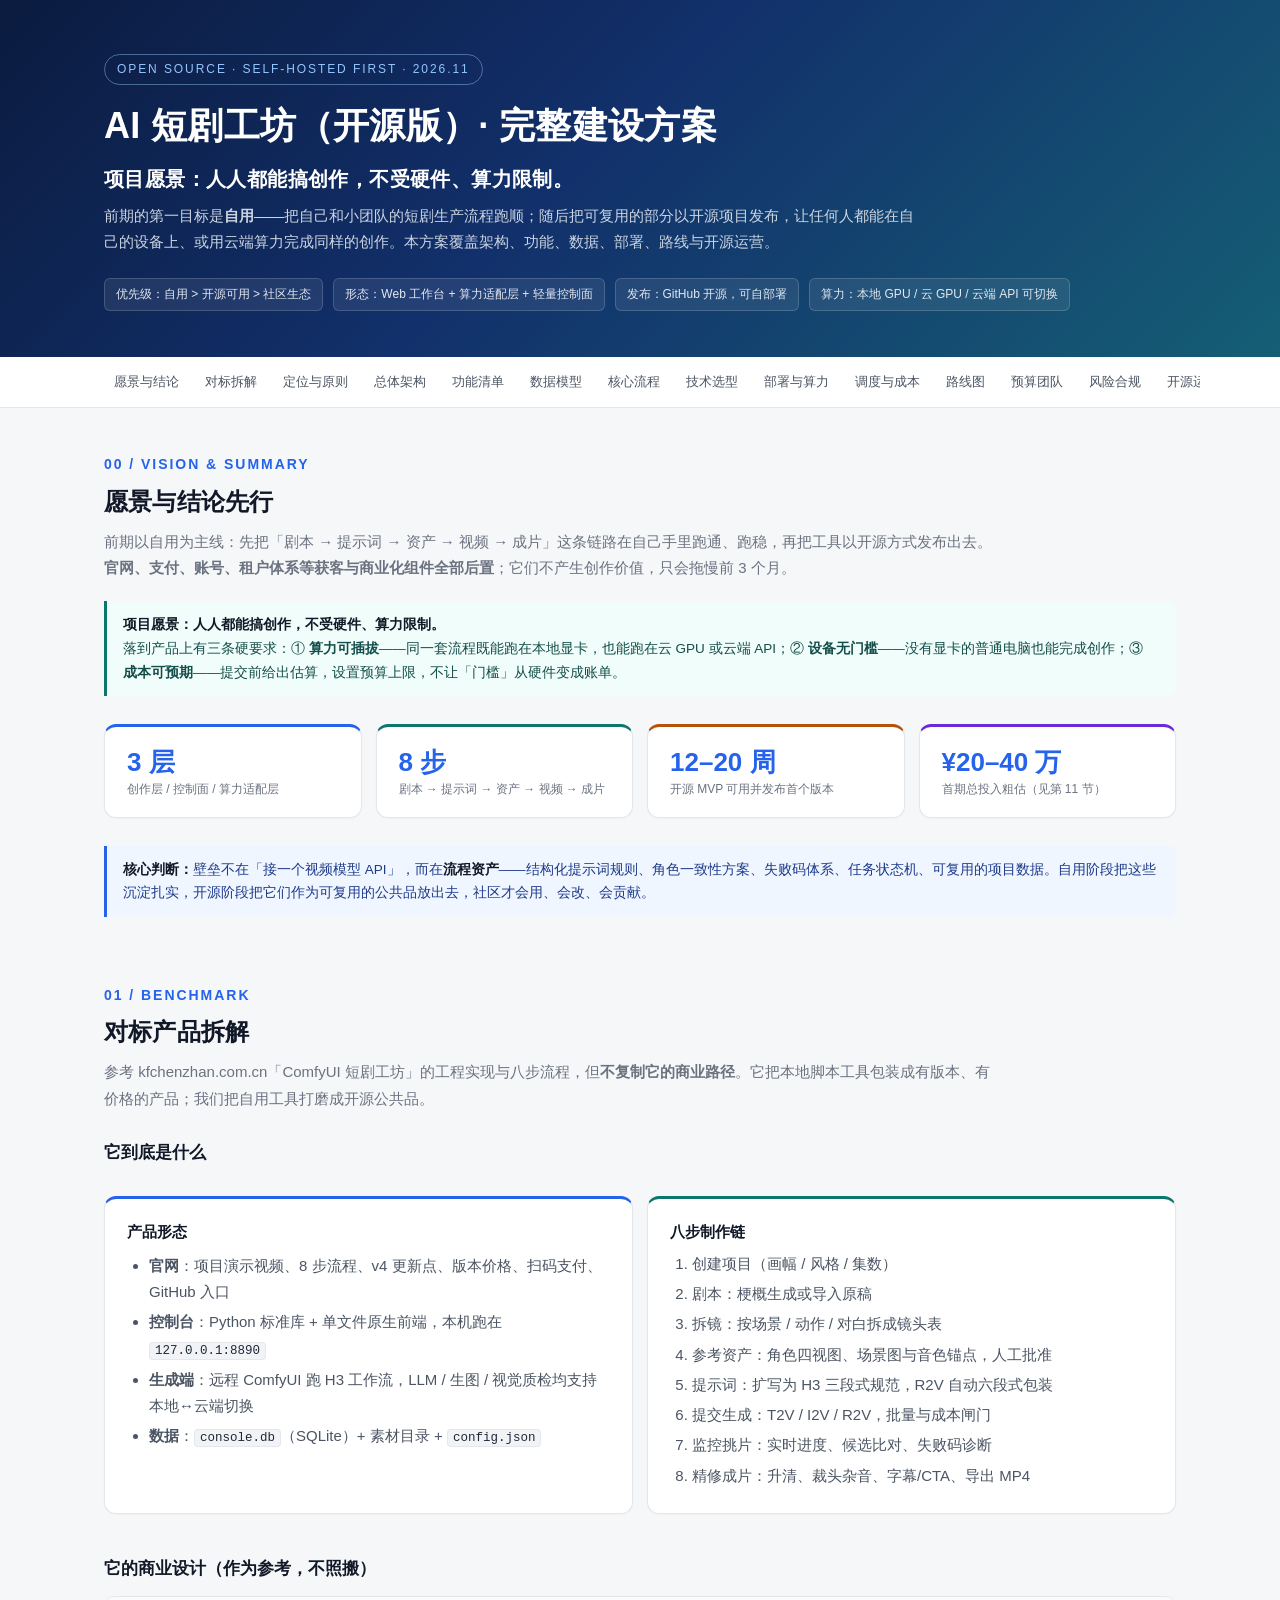
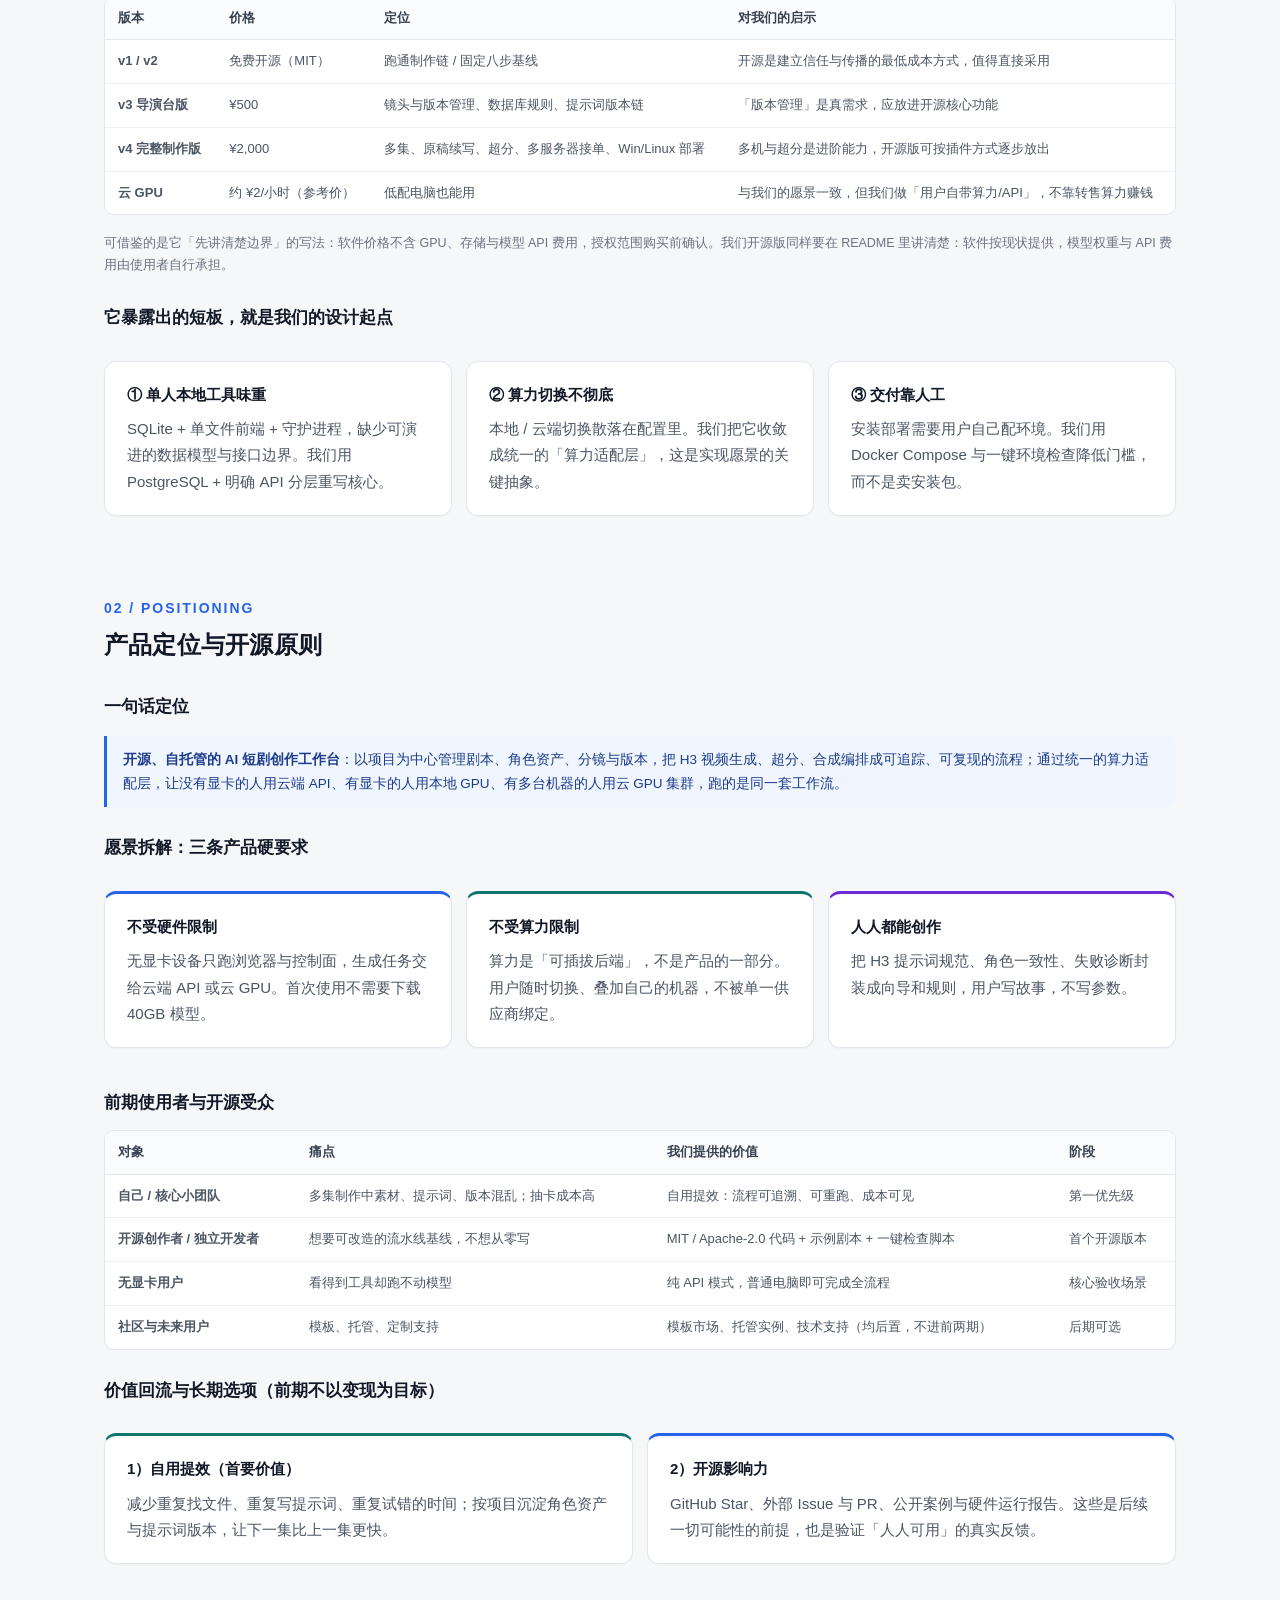
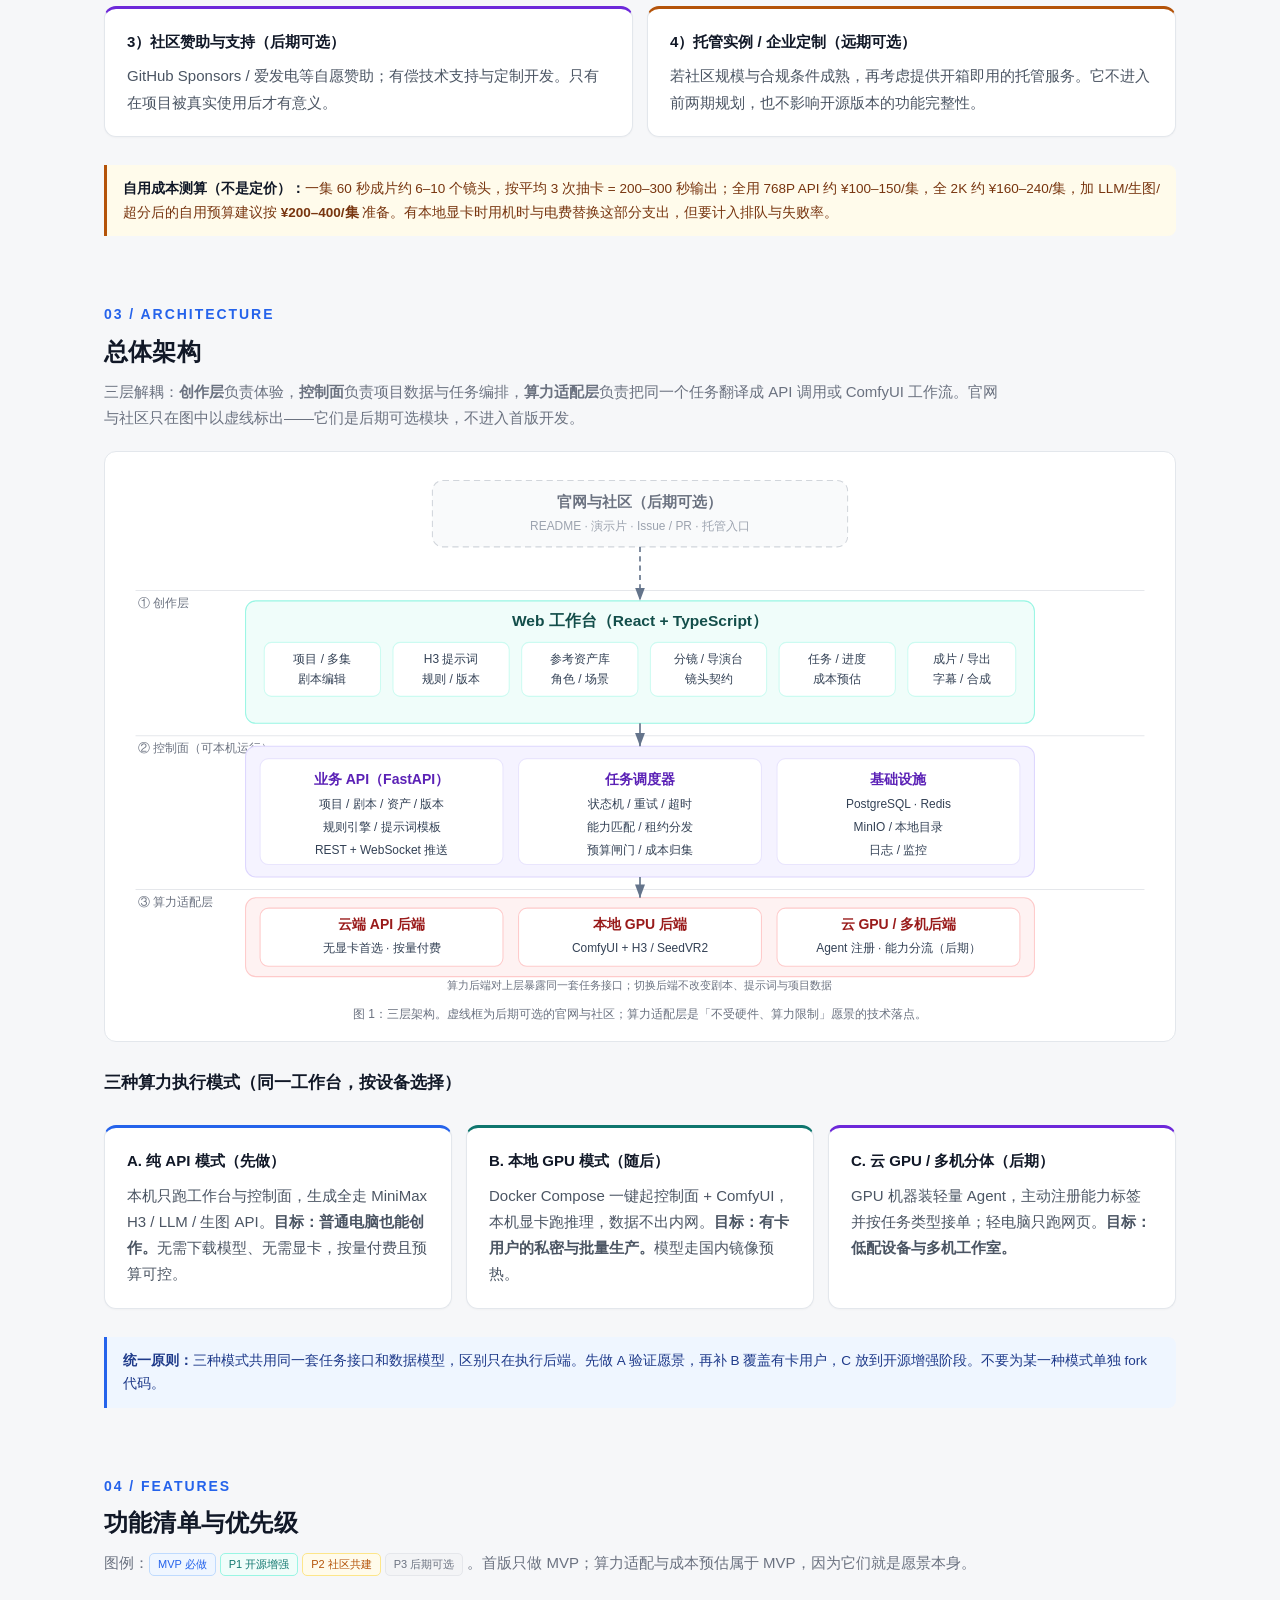
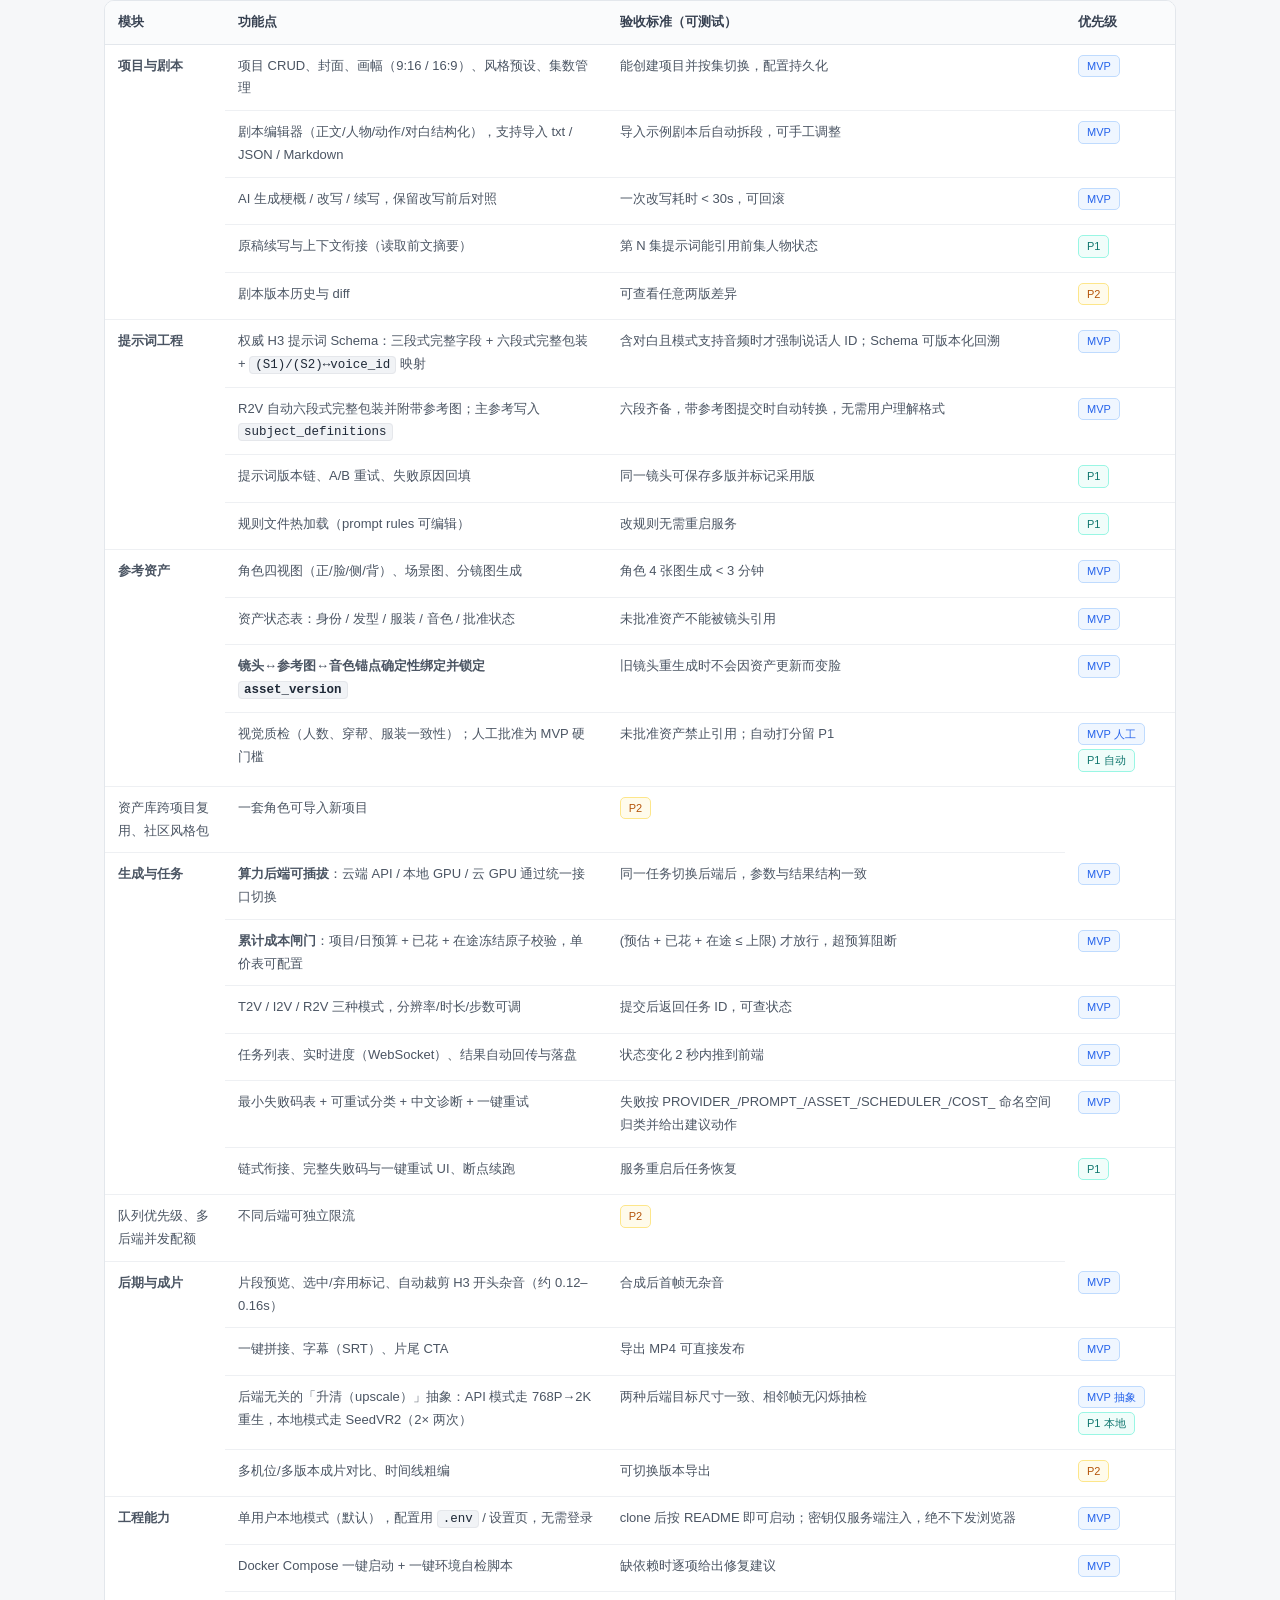
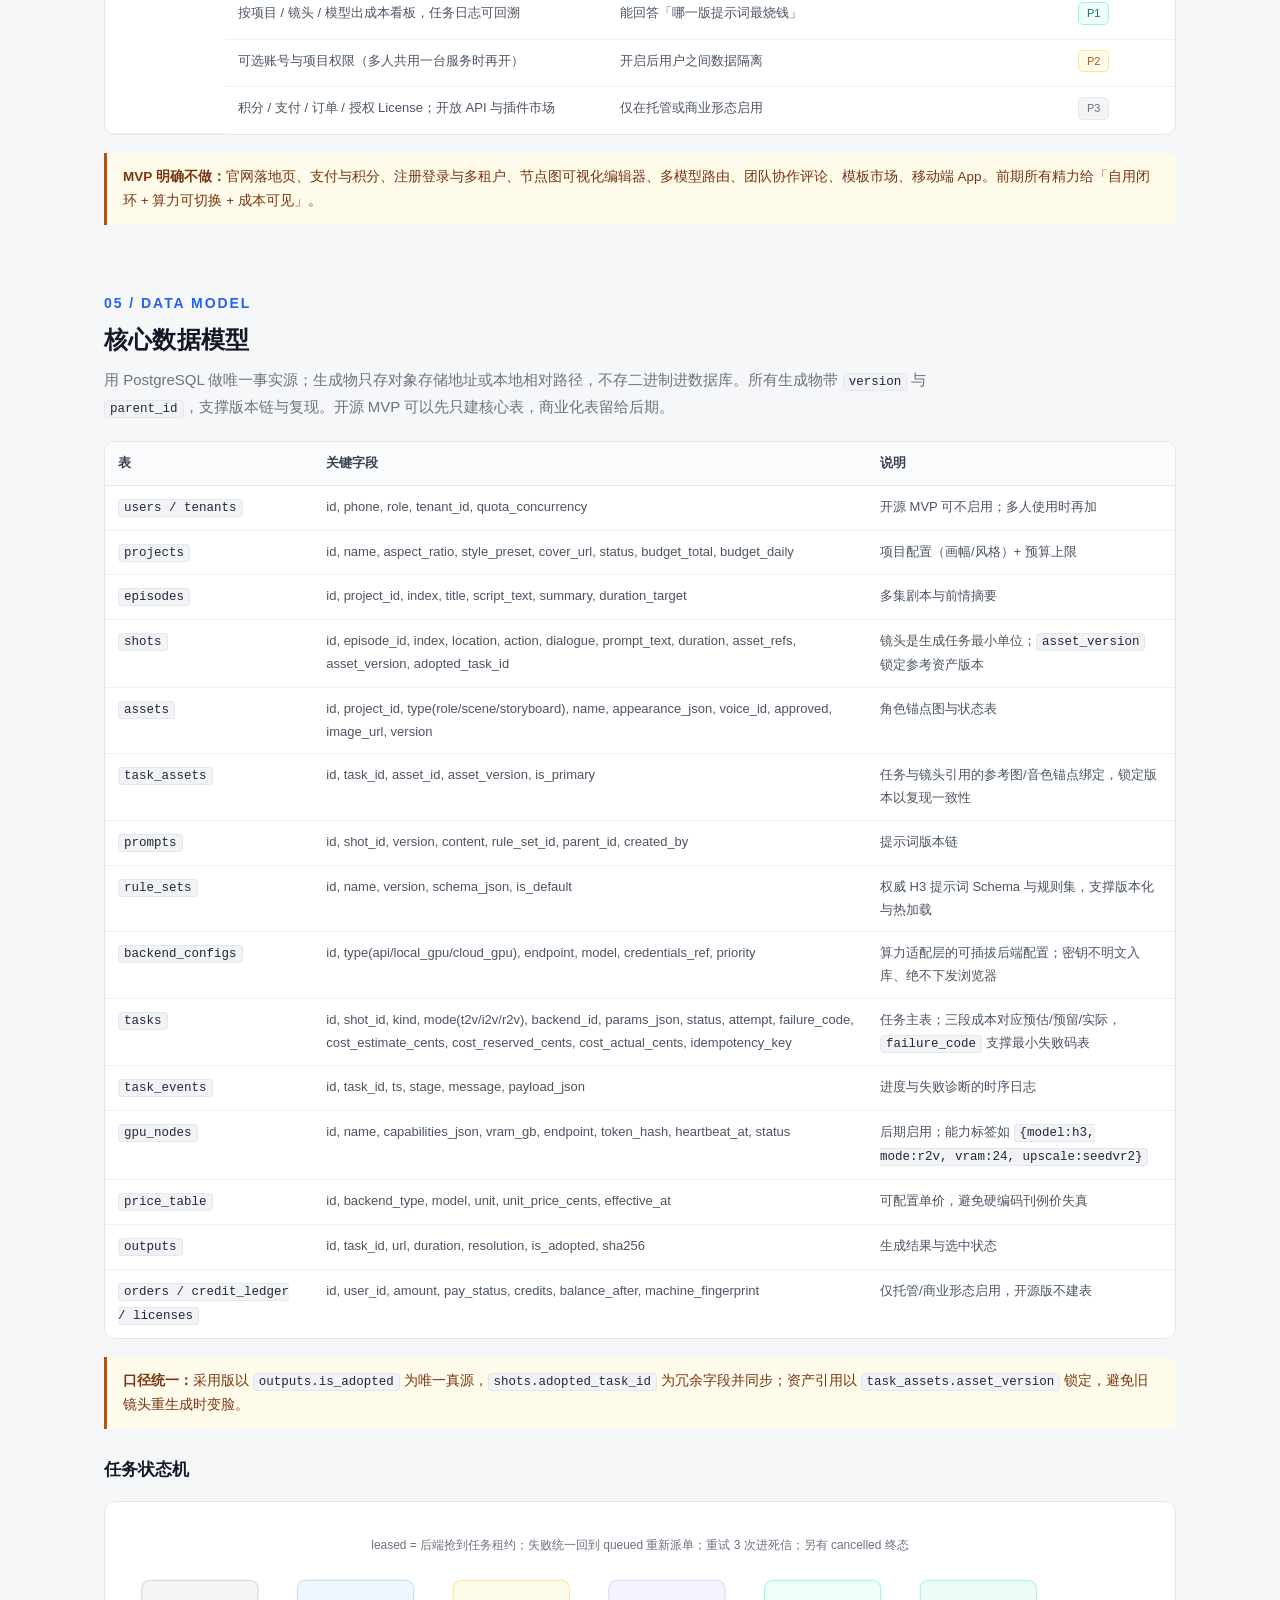
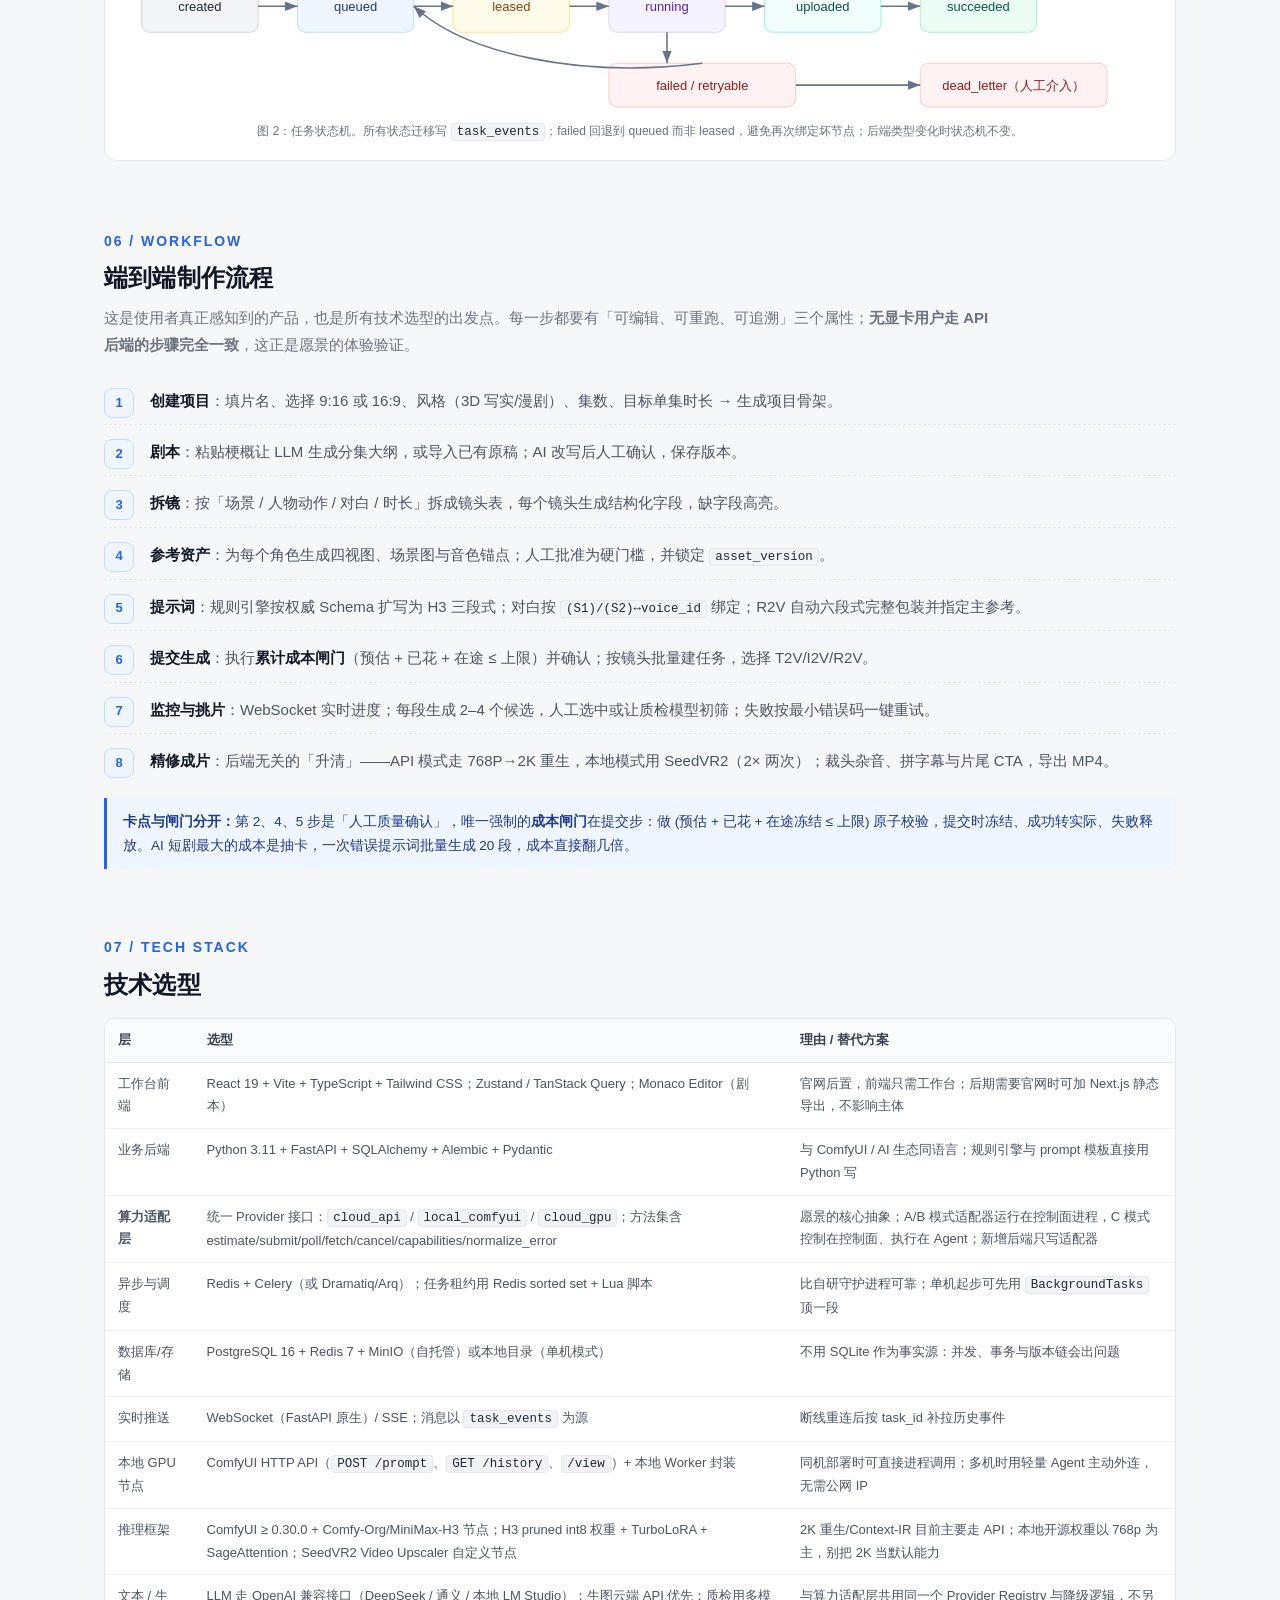
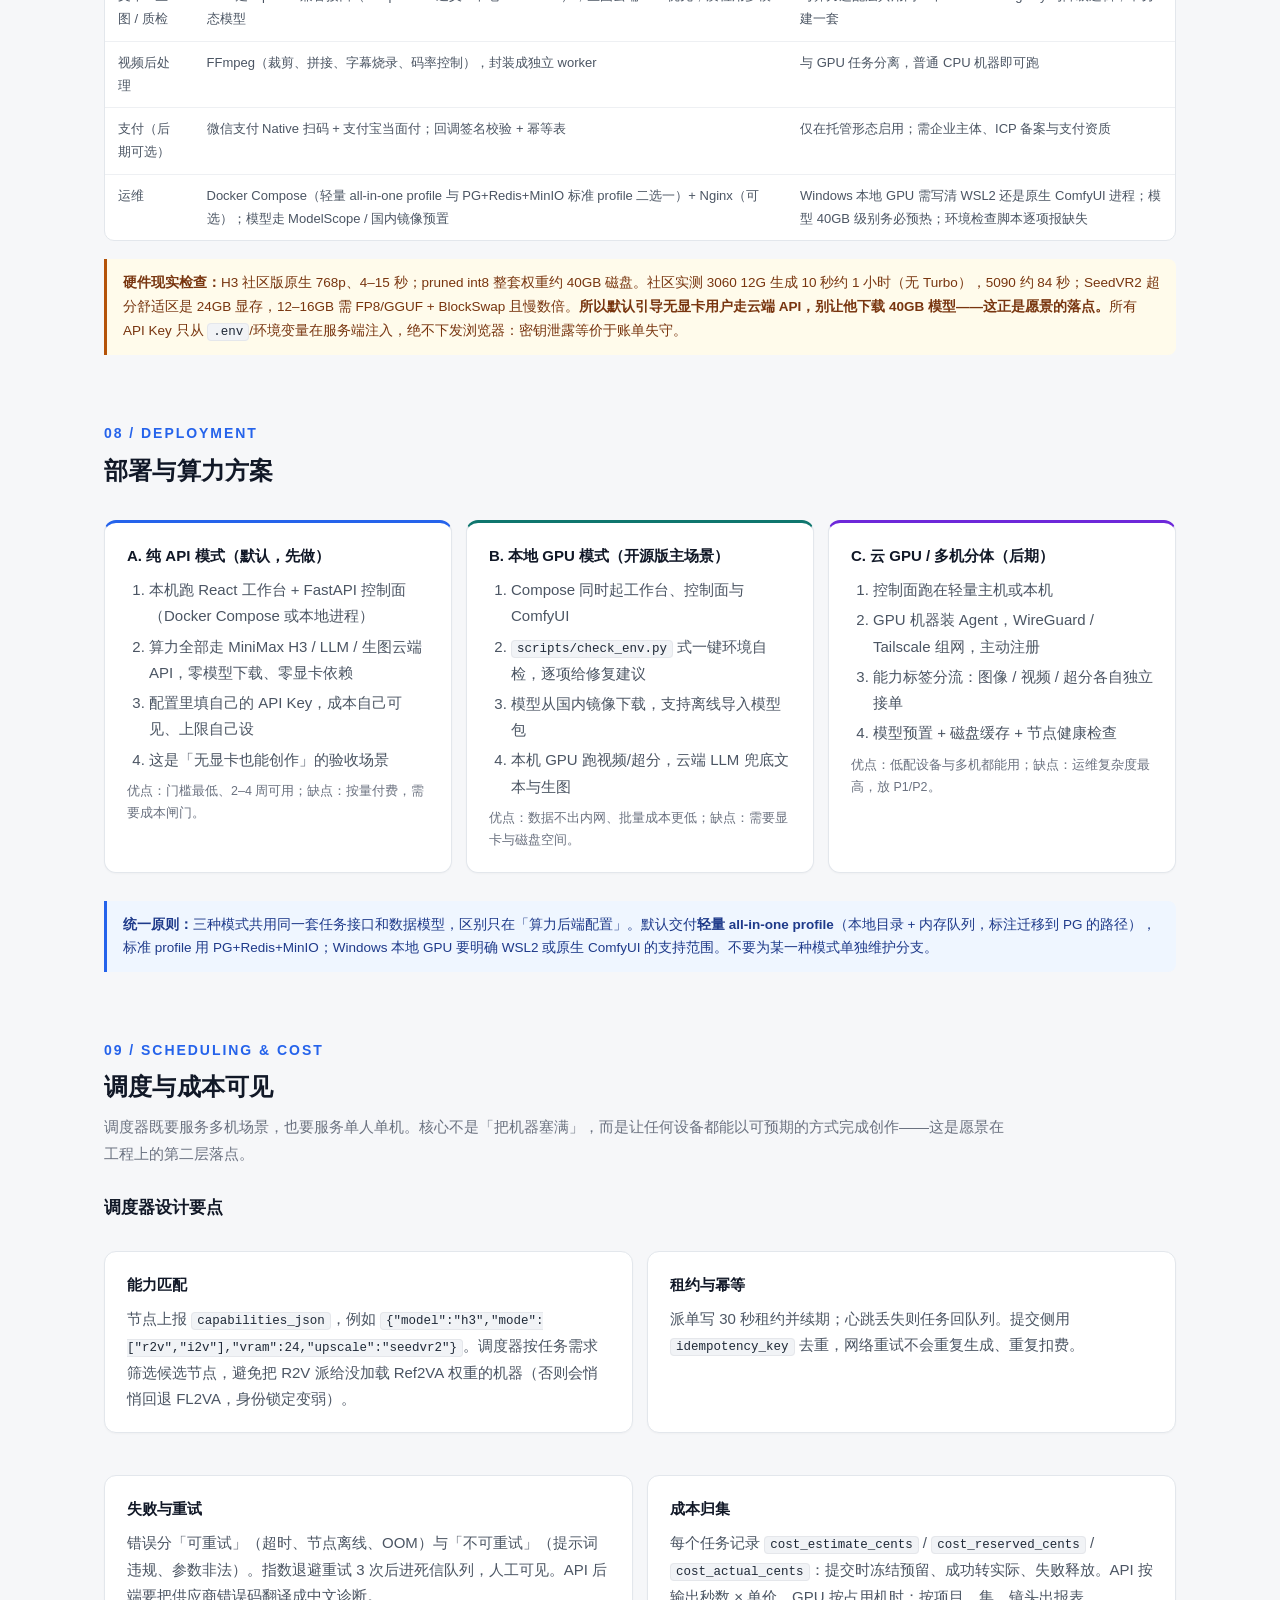
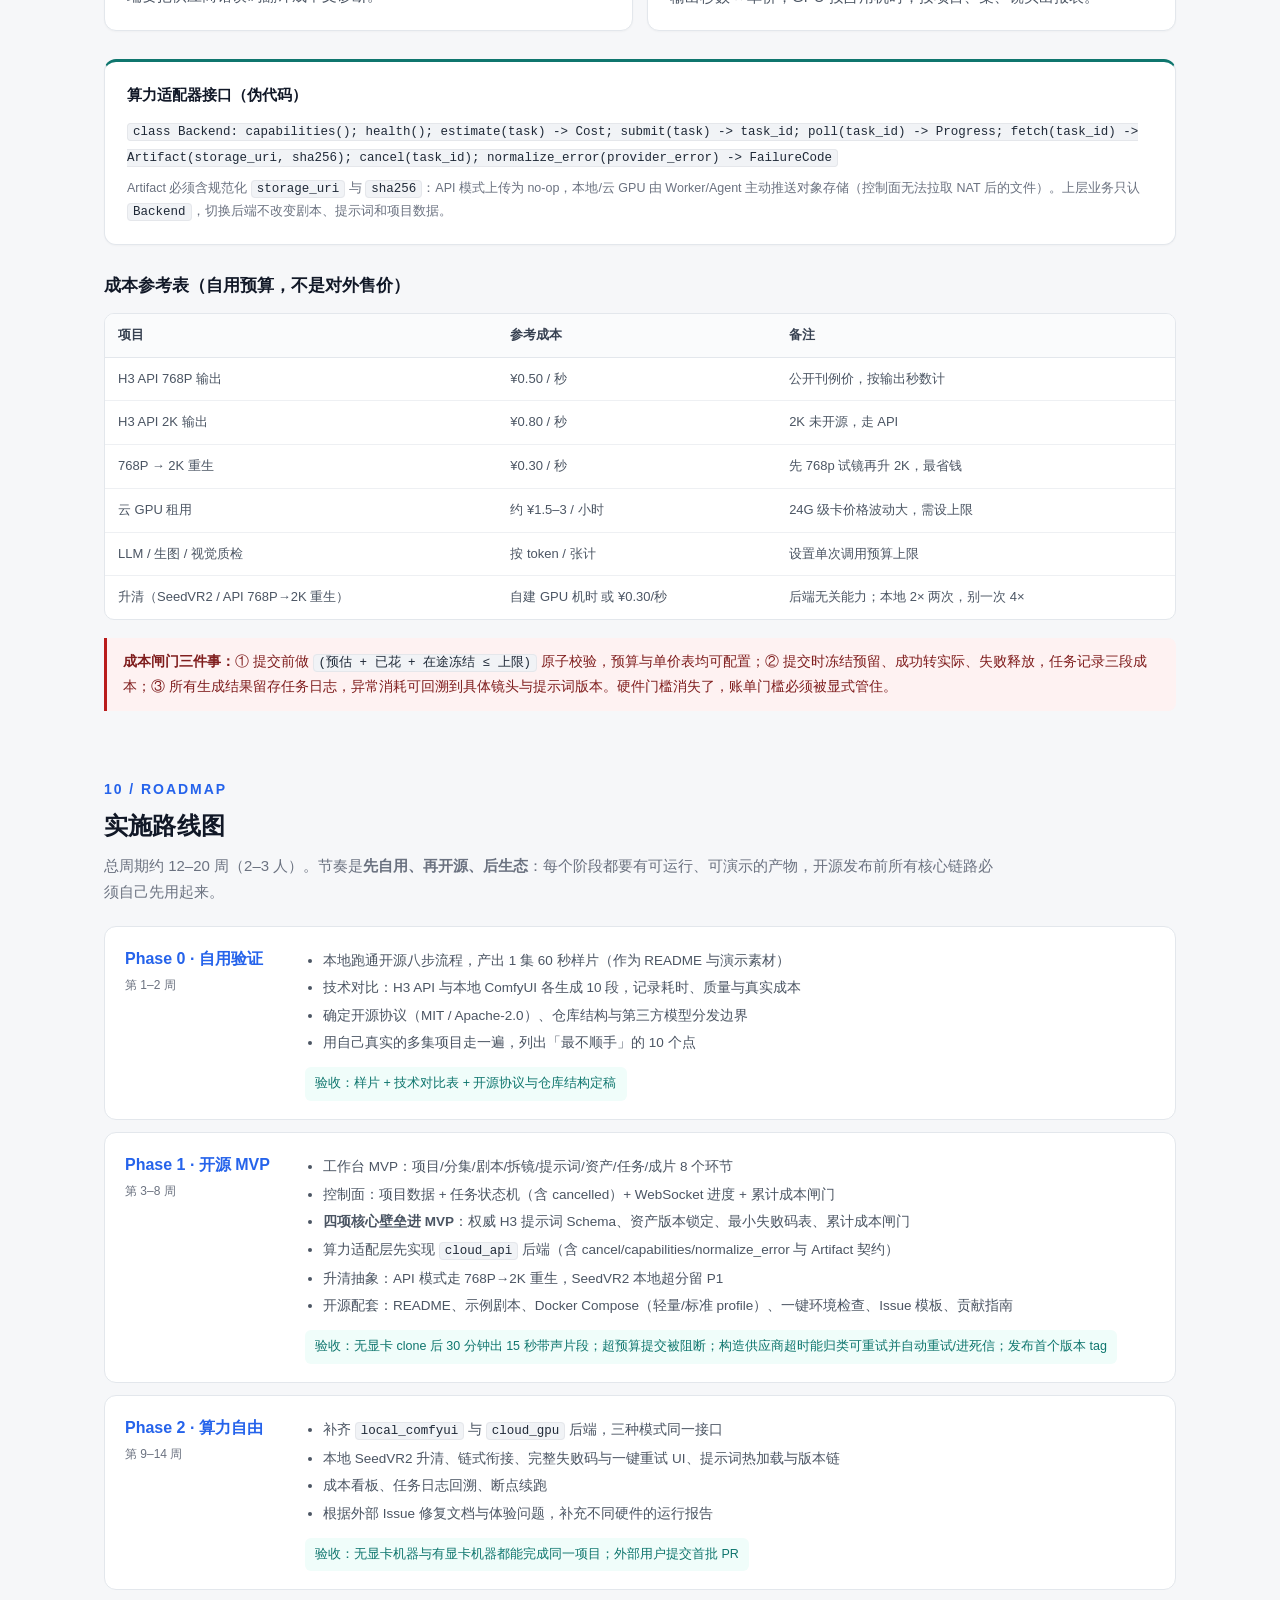
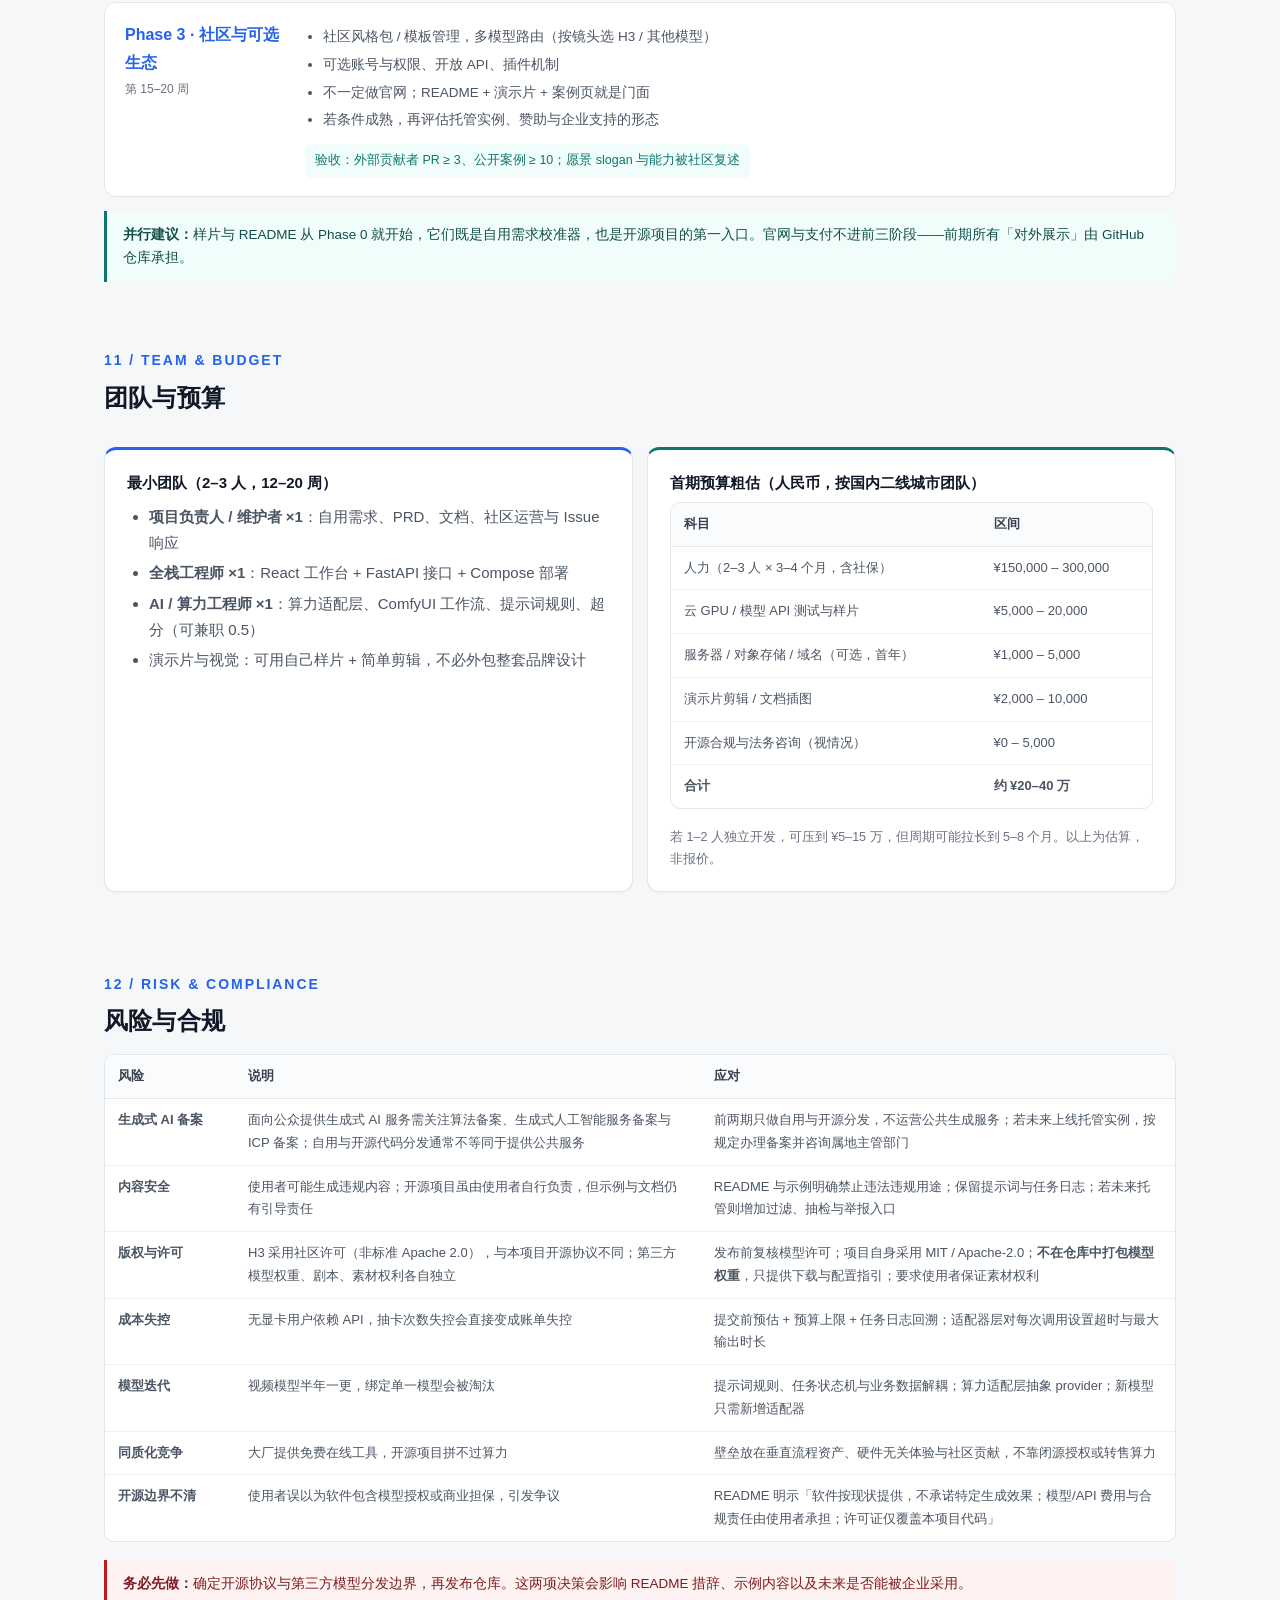
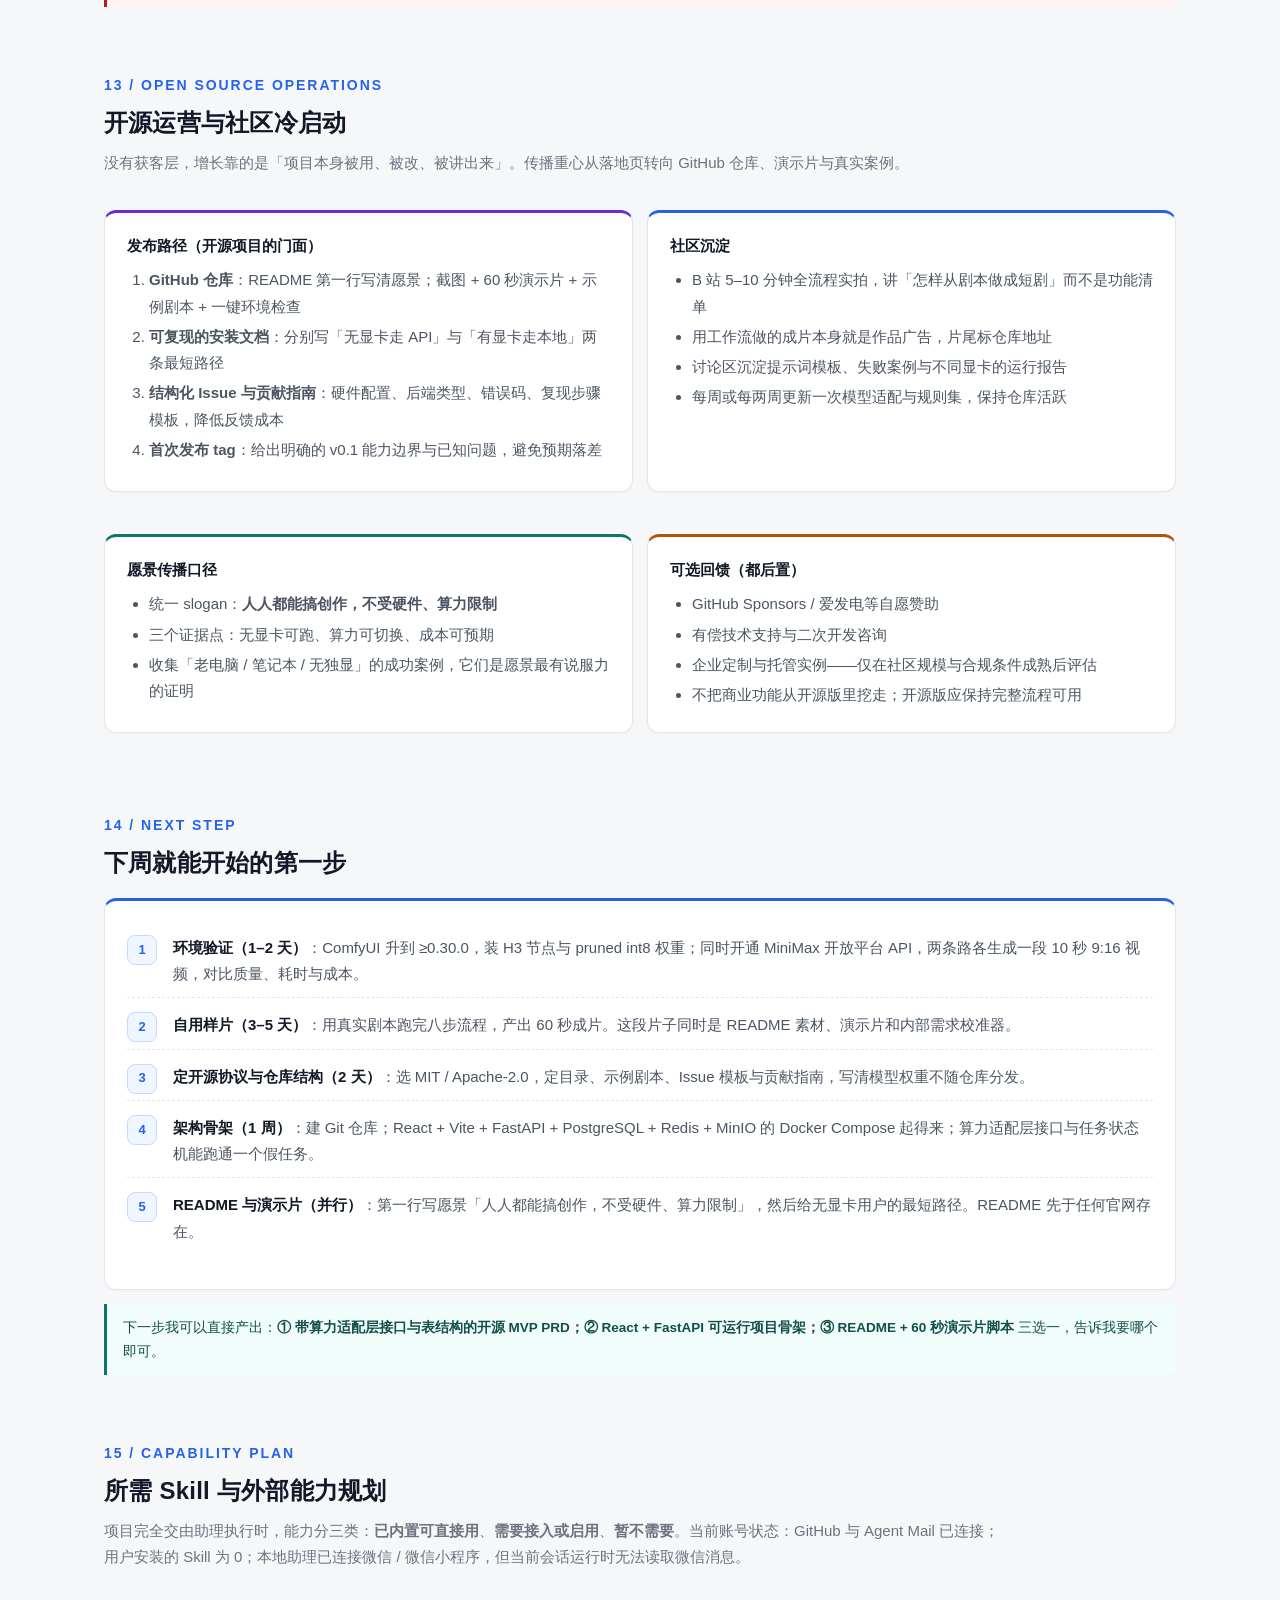
<file: AI短剧工坊平台建设方案.html>
<!DOCTYPE html>
<html lang="zh-CN">
<head>
<meta charset="UTF-8">
<meta name="viewport" content="width=device-width, initial-scale=1.0">
<title>AI 短剧工坊（开源版）· 完整建设方案</title>
<style>
  :root{
    --bg:#f6f7f9; --surface:#ffffff; --surface-2:#fafbfc; --border:#e3e7ec;
    --text:#111827; --muted:#4b5563; --faint:#6b7280;
    --blue:#2563eb; --blue-soft:#eff6ff; --blue-line:#bfdbfe;
    --teal:#0f766e; --teal-soft:#f0fdfa; --teal-line:#99f6e4;
    --amber:#b45309; --amber-soft:#fffbeb; --amber-line:#fde68a;
    --red:#b91c1c; --red-soft:#fef2f2; --red-line:#fecaca;
    --violet:#6d28d9; --violet-soft:#f5f3ff; --violet-line:#ddd6fe;
  }
  *{box-sizing:border-box}
  html{scroll-behavior:smooth}
  body{margin:0;background:var(--bg);color:var(--text);font-family:-apple-system,BlinkMacSystemFont,"PingFang SC","Microsoft YaHei","Segoe UI",sans-serif;line-height:1.75;font-size:15px}
  a{color:var(--blue);text-decoration:none}
  a:hover{text-decoration:underline}
  .wrap{max-width:1120px;margin:0 auto;padding:0 24px}
  .hero{background:linear-gradient(135deg,#0b1b3f 0%,#12306b 45%,#155e75 100%);color:#fff;padding:54px 0 46px}
  .hero .eyebrow{display:inline-block;font-size:12px;letter-spacing:.16em;color:#93c5fd;border:1px solid rgba(147,197,253,.45);padding:4px 12px;border-radius:999px}
  .hero h1{font-size:36px;line-height:1.25;margin:18px 0 10px;letter-spacing:.01em}
  .hero .vision{margin:14px 0 0;font-size:20px;color:#fff;font-weight:600;letter-spacing:.02em}
  .hero p{margin:6px 0 0;color:#cbd5e1;max-width:820px;font-size:15px}
  .hero .meta{margin-top:22px;display:flex;flex-wrap:wrap;gap:10px}
  .hero .meta span{font-size:12px;background:rgba(255,255,255,.08);border:1px solid rgba(255,255,255,.16);padding:5px 11px;border-radius:6px;color:#e2e8f0}
  .nav{position:sticky;top:0;z-index:20;background:rgba(255,255,255,.96);border-bottom:1px solid var(--border);backdrop-filter:blur(8px)}
  .nav .wrap{display:flex;gap:6px;overflow-x:auto;padding:9px 24px}
  .nav a{white-space:nowrap;font-size:13px;color:var(--muted);padding:5px 10px;border-radius:6px}
  .nav a:hover{background:var(--blue-soft);color:var(--blue);text-decoration:none}
  section{padding:44px 0 8px}
  h2{font-size:24px;margin:0 0 6px;letter-spacing:.01em}
  h2 .num{color:var(--blue);font-size:14px;display:block;font-weight:600;letter-spacing:.14em;margin-bottom:4px}
  h3{font-size:17px;margin:26px 0 10px}
  h4{font-size:15px;margin:18px 0 6px}
  p{margin:8px 0;color:var(--muted)}
  .lead{font-size:15px;color:var(--faint);margin:0 0 20px;max-width:900px}
  ul,ol{margin:8px 0 8px 0;padding-left:22px;color:var(--muted)}
  li{margin:4px 0}
  strong{color:var(--text)}
  code{font-family:"SFMono-Regular",Consolas,Monaco,monospace;font-size:12.5px;background:#f1f3f6;border:1px solid #e5e7eb;border-radius:4px;padding:1px 5px;color:#1f2937}
  .card{background:var(--surface);border:1px solid var(--border);border-radius:12px;padding:20px 22px;margin:14px 0;box-shadow:0 1px 2px rgba(16,24,40,.03)}
  .grid{display:grid;gap:14px;margin:14px 0}
  .g2{grid-template-columns:repeat(2,minmax(0,1fr))}
  .g3{grid-template-columns:repeat(3,minmax(0,1fr))}
  .g4{grid-template-columns:repeat(4,minmax(0,1fr))}
  .card h3,.card h4{margin-top:0}
  .card p:last-child,.card ul:last-child{margin-bottom:0}
  .accent-blue{border-top:3px solid var(--blue)}
  .accent-teal{border-top:3px solid var(--teal)}
  .accent-amber{border-top:3px solid var(--amber)}
  .accent-violet{border-top:3px solid var(--violet)}
  .kpi{font-size:26px;font-weight:700;line-height:1.2;color:var(--blue)}
  .kpi small{font-size:12px;font-weight:500;color:var(--faint);display:block;margin-top:4px}
  .tag{display:inline-block;font-size:11px;line-height:1.5;padding:2px 8px;border-radius:5px;border:1px solid var(--blue-line);background:var(--blue-soft);color:var(--blue);margin:0 4px 4px 0}
  .tag.p1{background:var(--teal-soft);border-color:var(--teal-line);color:var(--teal)}
  .tag.p2{background:var(--amber-soft);border-color:var(--amber-line);color:var(--amber)}
  .tag.p3{background:#f3f4f6;border-color:#e5e7eb;color:var(--faint)}
  .tag.red{background:var(--red-soft);border-color:var(--red-line);color:var(--red)}
  .tablewrap{overflow-x:auto;margin:12px 0 18px;border:1px solid var(--border);border-radius:10px;background:var(--surface)}
  table{width:100%;border-collapse:collapse;font-size:13px}
  th{background:var(--surface-2);text-align:left;color:#374151;font-weight:600;padding:10px 13px;border-bottom:1px solid var(--border);white-space:nowrap}
  td{padding:10px 13px;border-bottom:1px solid #eef0f3;color:var(--muted);vertical-align:top}
  tr:last-child td{border-bottom:none}
  td strong{font-weight:600}
  .note{border-left:3px solid var(--blue);background:var(--blue-soft);padding:12px 16px;border-radius:0 8px 8px 0;margin:14px 0;font-size:13.5px;color:#1e3a8a}
  .note.warn{border-left-color:var(--amber);background:var(--amber-soft);color:#78350f}
  .note.risk{border-left-color:var(--red);background:var(--red-soft);color:#7f1d1d}
  .note.ok{border-left-color:var(--teal);background:var(--teal-soft);color:#134e4a}
  .steps{counter-reset:st;margin:14px 0;padding:0;list-style:none}
  .steps li{position:relative;padding:10px 0 10px 46px;border-bottom:1px dashed var(--border);color:var(--muted)}
  .steps li:last-child{border-bottom:none}
  .steps li:before{counter-increment:st;content:counter(st);position:absolute;left:0;top:10px;width:28px;height:28px;border-radius:8px;background:var(--blue-soft);color:var(--blue);border:1px solid var(--blue-line);display:flex;align-items:center;justify-content:center;font-weight:700;font-size:13px}
  .steps b{color:var(--text)}
  .figure{background:var(--surface);border:1px solid var(--border);border-radius:12px;padding:16px;margin:16px 0;overflow-x:auto}
  .figure figcaption{font-size:12px;color:var(--faint);text-align:center;margin-top:6px}
  svg{display:block;max-width:100%;height:auto;margin:0 auto}
  .phase{background:var(--surface);border:1px solid var(--border);border-radius:12px;padding:18px 20px;margin:12px 0;display:grid;grid-template-columns:160px 1fr;gap:20px}
  .phase .ph-title{font-weight:700;font-size:16px;color:var(--blue)}
  .phase .ph-time{font-size:12px;color:var(--faint);font-weight:400;margin-top:2px}
  .phase ul{margin:0;padding-left:18px;font-size:13.5px}
  .phase .accept{margin-top:8px;font-size:12.5px;color:var(--teal);background:var(--teal-soft);padding:6px 10px;border-radius:6px;display:inline-block}
  .divider{height:1px;background:var(--border);margin:34px 0 0}
  footer{padding:30px 0 50px;color:var(--faint);font-size:12.5px}
  .small{font-size:12.5px;color:var(--faint)}
  @media(max-width:820px){.g2,.g3,.g4{grid-template-columns:1fr}.phase{grid-template-columns:1fr;gap:8px}.hero h1{font-size:27px}.hero .vision{font-size:17px}}
  @media print{.nav{display:none}body{background:#fff}.hero{background:#12306b!important;-webkit-print-color-adjust:exact;print-color-adjust:exact}section{page-break-inside:avoid}}
</style>
</head>
<body>

<header class="hero">
  <div class="wrap">
    <span class="eyebrow">OPEN SOURCE · SELF-HOSTED FIRST · 2026.11</span>
    <h1>AI 短剧工坊（开源版）· 完整建设方案</h1>
    <p class="vision">项目愿景：人人都能搞创作，不受硬件、算力限制。</p>
    <p>前期的第一目标是<b>自用</b>——把自己和小团队的短剧生产流程跑顺；随后把可复用的部分以开源项目发布，让任何人都能在自己的设备上、或用云端算力完成同样的创作。本方案覆盖架构、功能、数据、部署、路线与开源运营。</p>
    <div class="meta">
      <span>优先级：自用 &gt; 开源可用 &gt; 社区生态</span>
      <span>形态：Web 工作台 + 算力适配层 + 轻量控制面</span>
      <span>发布：GitHub 开源，可自部署</span>
      <span>算力：本地 GPU / 云 GPU / 云端 API 可切换</span>
    </div>
  </div>
</header>

<nav class="nav">
  <div class="wrap">
    <a href="#s0">愿景与结论</a><a href="#s1">对标拆解</a><a href="#s2">定位与原则</a><a href="#s3">总体架构</a>
    <a href="#s4">功能清单</a><a href="#s5">数据模型</a><a href="#s6">核心流程</a><a href="#s7">技术选型</a>
    <a href="#s8">部署与算力</a><a href="#s9">调度与成本</a><a href="#s10">路线图</a><a href="#s11">预算团队</a>
    <a href="#s12">风险合规</a><a href="#s13">开源运营</a><a href="#s14">第一步</a><a href="#s15">能力规划</a>
  </div>
</nav>

<main class="wrap">

<section id="s0">
  <h2><span class="num">00 / VISION &amp; SUMMARY</span>愿景与结论先行</h2>
  <p class="lead">前期以自用为主线：先把「剧本 → 提示词 → 资产 → 视频 → 成片」这条链路在自己手里跑通、跑稳，再把工具以开源方式发布出去。<b>官网、支付、账号、租户体系等获客与商业化组件全部后置</b>；它们不产生创作价值，只会拖慢前 3 个月。</p>
  <div class="note ok"><strong>项目愿景：人人都能搞创作，不受硬件、算力限制。</strong><br>落到产品上有三条硬要求：① <b>算力可插拔</b>——同一套流程既能跑在本地显卡，也能跑在云 GPU 或云端 API；② <b>设备无门槛</b>——没有显卡的普通电脑也能完成创作；③ <b>成本可预期</b>——提交前给出估算，设置预算上限，不让「门槛」从硬件变成账单。</div>
  <div class="grid g4">
    <div class="card accent-blue"><div class="kpi">3 层<small>创作层 / 控制面 / 算力适配层</small></div></div>
    <div class="card accent-teal"><div class="kpi">8 步<small>剧本 → 提示词 → 资产 → 视频 → 成片</small></div></div>
    <div class="card accent-amber"><div class="kpi">12–20 周<small>开源 MVP 可用并发布首个版本</small></div></div>
    <div class="card accent-violet"><div class="kpi">¥20–40 万<small>首期总投入粗估（见第 11 节）</small></div></div>
  </div>
  <div class="note"><strong>核心判断：</strong>壁垒不在「接一个视频模型 API」，而在<strong>流程资产</strong>——结构化提示词规则、角色一致性方案、失败码体系、任务状态机、可复用的项目数据。自用阶段把这些沉淀扎实，开源阶段把它们作为可复用的公共品放出去，社区才会用、会改、会贡献。</div>
</section>

<section id="s1">
  <h2><span class="num">01 / BENCHMARK</span>对标产品拆解</h2>
  <p class="lead">参考 kfchenzhan.com.cn「ComfyUI 短剧工坊」的工程实现与八步流程，但<b>不复制它的商业路径</b>。它把本地脚本工具包装成有版本、有价格的产品；我们把自用工具打磨成开源公共品。</p>

  <h3>它到底是什么</h3>
  <div class="grid g2">
    <div class="card accent-blue">
      <h4>产品形态</h4>
      <ul>
        <li><b>官网</b>：项目演示视频、8 步流程、v4 更新点、版本价格、扫码支付、GitHub 入口</li>
        <li><b>控制台</b>：Python 标准库 + 单文件原生前端，本机跑在 <code>127.0.0.1:8890</code></li>
        <li><b>生成端</b>：远程 ComfyUI 跑 H3 工作流，LLM / 生图 / 视觉质检均支持本地↔云端切换</li>
        <li><b>数据</b>：<code>console.db</code>（SQLite）+ 素材目录 + <code>config.json</code></li>
      </ul>
    </div>
    <div class="card accent-teal">
      <h4>八步制作链</h4>
      <ol style="margin:0">
        <li>创建项目（画幅 / 风格 / 集数）</li>
        <li>剧本：梗概生成或导入原稿</li>
        <li>拆镜：按场景 / 动作 / 对白拆成镜头表</li>
        <li>参考资产：角色四视图、场景图与音色锚点，人工批准</li>
        <li>提示词：扩写为 H3 三段式规范，R2V 自动六段式包装</li>
        <li>提交生成：T2V / I2V / R2V，批量与成本闸门</li>
        <li>监控挑片：实时进度、候选比对、失败码诊断</li>
        <li>精修成片：升清、裁头杂音、字幕/CTA、导出 MP4</li>
      </ol>
    </div>
  </div>

  <h3>它的商业设计（作为参考，不照搬）</h3>
  <div class="tablewrap"><table>
    <tr><th>版本</th><th>价格</th><th>定位</th><th>对我们的启示</th></tr>
    <tr><td><b>v1 / v2</b></td><td>免费开源（MIT）</td><td>跑通制作链 / 固定八步基线</td><td>开源是建立信任与传播的最低成本方式，值得直接采用</td></tr>
    <tr><td><b>v3 导演台版</b></td><td>¥500</td><td>镜头与版本管理、数据库规则、提示词版本链</td><td>「版本管理」是真需求，应放进开源核心功能</td></tr>
    <tr><td><b>v4 完整制作版</b></td><td>¥2,000</td><td>多集、原稿续写、超分、多服务器接单、Win/Linux 部署</td><td>多机与超分是进阶能力，开源版可按插件方式逐步放出</td></tr>
    <tr><td><b>云 GPU</b></td><td>约 ¥2/小时（参考价）</td><td>低配电脑也能用</td><td>与我们的愿景一致，但我们做「用户自带算力/API」，不靠转售算力赚钱</td></tr>
  </table></div>
  <p class="small">可借鉴的是它「先讲清楚边界」的写法：软件价格不含 GPU、存储与模型 API 费用，授权范围购买前确认。我们开源版同样要在 README 里讲清楚：软件按现状提供，模型权重与 API 费用由使用者自行承担。</p>

  <h3>它暴露出的短板，就是我们的设计起点</h3>
  <div class="grid g3">
    <div class="card"><h4>① 单人本地工具味重</h4><p>SQLite + 单文件前端 + 守护进程，缺少可演进的数据模型与接口边界。我们用 PostgreSQL + 明确 API 分层重写核心。</p></div>
    <div class="card"><h4>② 算力切换不彻底</h4><p>本地 / 云端切换散落在配置里。我们把它收敛成统一的「算力适配层」，这是实现愿景的关键抽象。</p></div>
    <div class="card"><h4>③ 交付靠人工</h4><p>安装部署需要用户自己配环境。我们用 Docker Compose 与一键环境检查降低门槛，而不是卖安装包。</p></div>
  </div>
</section>

<section id="s2">
  <h2><span class="num">02 / POSITIONING</span>产品定位与开源原则</h2>

  <h3>一句话定位</h3>
  <div class="note"><b>开源、自托管的 AI 短剧创作工作台</b>：以项目为中心管理剧本、角色资产、分镜与版本，把 H3 视频生成、超分、合成编排成可追踪、可复现的流程；通过统一的算力适配层，让没有显卡的人用云端 API、有显卡的人用本地 GPU、有多台机器的人用云 GPU 集群，跑的是同一套工作流。</div>

  <h3>愿景拆解：三条产品硬要求</h3>
  <div class="grid g3">
    <div class="card accent-blue"><h4>不受硬件限制</h4><p>无显卡设备只跑浏览器与控制面，生成任务交给云端 API 或云 GPU。首次使用不需要下载 40GB 模型。</p></div>
    <div class="card accent-teal"><h4>不受算力限制</h4><p>算力是「可插拔后端」，不是产品的一部分。用户随时切换、叠加自己的机器，不被单一供应商绑定。</p></div>
    <div class="card accent-violet"><h4>人人都能创作</h4><p>把 H3 提示词规范、角色一致性、失败诊断封装成向导和规则，用户写故事，不写参数。</p></div>
  </div>

  <h3>前期使用者与开源受众</h3>
  <div class="tablewrap"><table>
    <tr><th>对象</th><th>痛点</th><th>我们提供的价值</th><th>阶段</th></tr>
    <tr><td><b>自己 / 核心小团队</b></td><td>多集制作中素材、提示词、版本混乱；抽卡成本高</td><td>自用提效：流程可追溯、可重跑、成本可见</td><td>第一优先级</td></tr>
    <tr><td><b>开源创作者 / 独立开发者</b></td><td>想要可改造的流水线基线，不想从零写</td><td>MIT / Apache-2.0 代码 + 示例剧本 + 一键检查脚本</td><td>首个开源版本</td></tr>
    <tr><td><b>无显卡用户</b></td><td>看得到工具却跑不动模型</td><td>纯 API 模式，普通电脑即可完成全流程</td><td>核心验收场景</td></tr>
    <tr><td><b>社区与未来用户</b></td><td>模板、托管、定制支持</td><td>模板市场、托管实例、技术支持（均后置，不进前两期）</td><td>后期可选</td></tr>
  </table></div>

  <h3>价值回流与长期选项（前期不以变现为目标）</h3>
  <div class="grid g2">
    <div class="card accent-teal">
      <h4>1）自用提效（首要价值）</h4>
      <p>减少重复找文件、重复写提示词、重复试错的时间；按项目沉淀角色资产与提示词版本，让下一集比上一集更快。</p>
    </div>
    <div class="card accent-blue">
      <h4>2）开源影响力</h4>
      <p>GitHub Star、外部 Issue 与 PR、公开案例与硬件运行报告。这些是后续一切可能性的前提，也是验证「人人可用」的真实反馈。</p>
    </div>
    <div class="card accent-violet">
      <h4>3）社区赞助与支持（后期可选）</h4>
      <p>GitHub Sponsors / 爱发电等自愿赞助；有偿技术支持与定制开发。只有在项目被真实使用后才有意义。</p>
    </div>
    <div class="card accent-amber">
      <h4>4）托管实例 / 企业定制（远期可选）</h4>
      <p>若社区规模与合规条件成熟，再考虑提供开箱即用的托管服务。它不进入前两期规划，也不影响开源版本的功能完整性。</p>
    </div>
  </div>

  <div class="note warn"><strong>自用成本测算（不是定价）：</strong>一集 60 秒成片约 6–10 个镜头，按平均 3 次抽卡 = 200–300 秒输出；全用 768P API 约 ¥100–150/集，全 2K 约 ¥160–240/集，加 LLM/生图/超分后的自用预算建议按 <b>¥200–400/集</b> 准备。有本地显卡时用机时与电费替换这部分支出，但要计入排队与失败率。</div>
</section>

<section id="s3">
  <h2><span class="num">03 / ARCHITECTURE</span>总体架构</h2>
  <p class="lead">三层解耦：<b>创作层</b>负责体验，<b>控制面</b>负责项目数据与任务编排，<b>算力适配层</b>负责把同一个任务翻译成 API 调用或 ComfyUI 工作流。官网与社区只在图中以虚线标出——它们是后期可选模块，不进入首版开发。</p>

  <div class="figure">
  <svg viewBox="0 0 1000 510" xmlns="http://www.w3.org/2000/svg" font-family="-apple-system,PingFang SC,Microsoft YaHei,sans-serif">
    <defs>
      <marker id="ar" markerWidth="9" markerHeight="9" refX="8" refY="3" orient="auto"><path d="M0,0 L0,6 L8,3 z" fill="#64748b"/></marker>
    </defs>
    <rect x="0" y="0" width="1000" height="510" fill="#ffffff"/>
    <rect x="300" y="12" width="400" height="64" rx="10" fill="#f9fafb" stroke="#d1d5db" stroke-dasharray="6 4"/>
    <text x="500" y="38" text-anchor="middle" font-size="14" font-weight="600" fill="#6b7280">官网与社区（后期可选）</text>
    <text x="500" y="60" text-anchor="middle" font-size="11.5" fill="#9ca3af">README · 演示片 · Issue / PR · 托管入口</text>

    <text x="16" y="134" font-size="12" fill="#6b7280">① 创作层</text>
    <text x="16" y="274" font-size="12" fill="#6b7280">② 控制面（可本机运行）</text>
    <text x="16" y="422" font-size="12" fill="#6b7280">③ 算力适配层</text>
    <line x1="14" y1="118" x2="986" y2="118" stroke="#e5e7eb"/>
    <line x1="14" y1="258" x2="986" y2="258" stroke="#e5e7eb"/>
    <line x1="14" y1="406" x2="986" y2="406" stroke="#e5e7eb"/>

    <rect x="120" y="128" width="760" height="118" rx="10" fill="#f0fdfa" stroke="#99f6e4"/>
    <text x="500" y="152" text-anchor="middle" font-size="15" font-weight="700" fill="#134e4a">Web 工作台（React + TypeScript）</text>
    <g font-size="11.5" fill="#334155">
      <rect x="138" y="168" width="112" height="52" rx="7" fill="#fff" stroke="#ccfbf1"/><text x="194" y="188" text-anchor="middle">项目 / 多集</text><text x="194" y="207" text-anchor="middle">剧本编辑</text>
      <rect x="262" y="168" width="112" height="52" rx="7" fill="#fff" stroke="#ccfbf1"/><text x="318" y="188" text-anchor="middle">H3 提示词</text><text x="318" y="207" text-anchor="middle">规则 / 版本</text>
      <rect x="386" y="168" width="112" height="52" rx="7" fill="#fff" stroke="#ccfbf1"/><text x="442" y="188" text-anchor="middle">参考资产库</text><text x="442" y="207" text-anchor="middle">角色 / 场景</text>
      <rect x="510" y="168" width="112" height="52" rx="7" fill="#fff" stroke="#ccfbf1"/><text x="566" y="188" text-anchor="middle">分镜 / 导演台</text><text x="566" y="207" text-anchor="middle">镜头契约</text>
      <rect x="634" y="168" width="112" height="52" rx="7" fill="#fff" stroke="#ccfbf1"/><text x="690" y="188" text-anchor="middle">任务 / 进度</text><text x="690" y="207" text-anchor="middle">成本预估</text>
      <rect x="758" y="168" width="104" height="52" rx="7" fill="#fff" stroke="#ccfbf1"/><text x="810" y="188" text-anchor="middle">成片 / 导出</text><text x="810" y="207" text-anchor="middle">字幕 / 合成</text>
    </g>

    <rect x="120" y="268" width="760" height="126" rx="10" fill="#f5f3ff" stroke="#ddd6fe"/>
    <g>
      <rect x="134" y="280" width="234" height="102" rx="8" fill="#fff" stroke="#e9e5fd"/>
      <text x="251" y="304" text-anchor="middle" font-size="13.5" font-weight="700" fill="#5b21b6">业务 API（FastAPI）</text>
      <text x="251" y="328" text-anchor="middle" font-size="11.5" fill="#334155">项目 / 剧本 / 资产 / 版本</text>
      <text x="251" y="350" text-anchor="middle" font-size="11.5" fill="#334155">规则引擎 / 提示词模板</text>
      <text x="251" y="372" text-anchor="middle" font-size="11.5" fill="#334155">REST + WebSocket 推送</text>
      <rect x="383" y="280" width="234" height="102" rx="8" fill="#fff" stroke="#e9e5fd"/>
      <text x="500" y="304" text-anchor="middle" font-size="13.5" font-weight="700" fill="#5b21b6">任务调度器</text>
      <text x="500" y="328" text-anchor="middle" font-size="11.5" fill="#334155">状态机 / 重试 / 超时</text>
      <text x="500" y="350" text-anchor="middle" font-size="11.5" fill="#334155">能力匹配 / 租约分发</text>
      <text x="500" y="372" text-anchor="middle" font-size="11.5" fill="#334155">预算闸门 / 成本归集</text>
      <rect x="632" y="280" width="234" height="102" rx="8" fill="#fff" stroke="#e9e5fd"/>
      <text x="749" y="304" text-anchor="middle" font-size="13.5" font-weight="700" fill="#5b21b6">基础设施</text>
      <text x="749" y="328" text-anchor="middle" font-size="11.5" fill="#334155">PostgreSQL · Redis</text>
      <text x="749" y="350" text-anchor="middle" font-size="11.5" fill="#334155">MinIO / 本地目录</text>
      <text x="749" y="372" text-anchor="middle" font-size="11.5" fill="#334155">日志 / 监控</text>
    </g>

    <rect x="120" y="414" width="760" height="76" rx="10" fill="#fef2f2" stroke="#fecaca"/>
    <g font-size="11.5" fill="#334155">
      <rect x="134" y="424" width="234" height="56" rx="8" fill="#fff" stroke="#fecaca"/>
      <text x="251" y="444" text-anchor="middle" font-size="13.5" font-weight="700" fill="#991b1b">云端 API 后端</text>
      <text x="251" y="466" text-anchor="middle">无显卡首选 · 按量付费</text>
      <rect x="383" y="424" width="234" height="56" rx="8" fill="#fff" stroke="#fecaca"/>
      <text x="500" y="444" text-anchor="middle" font-size="13.5" font-weight="700" fill="#991b1b">本地 GPU 后端</text>
      <text x="500" y="466" text-anchor="middle">ComfyUI + H3 / SeedVR2</text>
      <rect x="632" y="424" width="234" height="56" rx="8" fill="#fff" stroke="#fecaca"/>
      <text x="749" y="444" text-anchor="middle" font-size="13.5" font-weight="700" fill="#991b1b">云 GPU / 多机后端</text>
      <text x="749" y="466" text-anchor="middle">Agent 注册 · 能力分流（后期）</text>
    </g>

    <g stroke="#64748b" stroke-width="1.6" fill="none" marker-end="url(#ar)">
      <path d="M500 76 L500 128" stroke-dasharray="5 4"/>
      <path d="M500 246 L500 268"/>
      <path d="M500 394 L500 414"/>
    </g>
    <text x="500" y="502" text-anchor="middle" font-size="11" fill="#6b7280">算力后端对上层暴露同一套任务接口；切换后端不改变剧本、提示词与项目数据</text>
  </svg>
  <figcaption>图 1：三层架构。虚线框为后期可选的官网与社区；算力适配层是「不受硬件、算力限制」愿景的技术落点。</figcaption>
  </div>

  <h3>三种算力执行模式（同一工作台，按设备选择）</h3>
  <div class="grid g3">
    <div class="card accent-blue"><h4>A. 纯 API 模式（先做）</h4><p>本机只跑工作台与控制面，生成全走 MiniMax H3 / LLM / 生图 API。<b>目标：普通电脑也能创作。</b>无需下载模型、无需显卡，按量付费且预算可控。</p></div>
    <div class="card accent-teal"><h4>B. 本地 GPU 模式（随后）</h4><p>Docker Compose 一键起控制面 + ComfyUI，本机显卡跑推理，数据不出内网。<b>目标：有卡用户的私密与批量生产。</b>模型走国内镜像预热。</p></div>
    <div class="card accent-violet"><h4>C. 云 GPU / 多机分体（后期）</h4><p>GPU 机器装轻量 Agent，主动注册能力标签并按任务类型接单；轻电脑只跑网页。<b>目标：低配设备与多机工作室。</b></p></div>
  </div>
  <div class="note"><b>统一原则：</b>三种模式共用同一套任务接口和数据模型，区别只在执行后端。先做 A 验证愿景，再补 B 覆盖有卡用户，C 放到开源增强阶段。不要为某一种模式单独 fork 代码。</div>
</section>

<section id="s4">
  <h2><span class="num">04 / FEATURES</span>功能清单与优先级</h2>
  <p class="lead">图例：<span class="tag">MVP 必做</span><span class="tag p1">P1 开源增强</span><span class="tag p2">P2 社区共建</span><span class="tag p3">P3 后期可选</span>。首版只做 MVP；算力适配与成本预估属于 MVP，因为它们就是愿景本身。</p>

  <div class="tablewrap"><table>
    <tr><th style="width:120px">模块</th><th>功能点</th><th>验收标准（可测试）</th><th style="width:110px">优先级</th></tr>
    <tr><td rowspan="5"><b>项目与剧本</b></td><td>项目 CRUD、封面、画幅（9:16 / 16:9）、风格预设、集数管理</td><td>能创建项目并按集切换，配置持久化</td><td><span class="tag">MVP</span></td></tr>
    <tr><td>剧本编辑器（正文/人物/动作/对白结构化），支持导入 txt / JSON / Markdown</td><td>导入示例剧本后自动拆段，可手工调整</td><td><span class="tag">MVP</span></td></tr>
    <tr><td>AI 生成梗概 / 改写 / 续写，保留改写前后对照</td><td>一次改写耗时 &lt; 30s，可回滚</td><td><span class="tag">MVP</span></td></tr>
    <tr><td>原稿续写与上下文衔接（读取前文摘要）</td><td>第 N 集提示词能引用前集人物状态</td><td><span class="tag p1">P1</span></td></tr>
    <tr><td>剧本版本历史与 diff</td><td>可查看任意两版差异</td><td><span class="tag p2">P2</span></td></tr>
    <tr><td rowspan="4"><b>提示词工程</b></td><td>权威 H3 提示词 Schema：三段式完整字段 + 六段式完整包装 + <code>(S1)/(S2)↔voice_id</code> 映射</td><td>含对白且模式支持音频时才强制说话人 ID；Schema 可版本化回溯</td><td><span class="tag">MVP</span></td></tr>
    <tr><td>R2V 自动六段式完整包装并附带参考图；主参考写入 <code>subject_definitions</code></td><td>六段齐备，带参考图提交时自动转换，无需用户理解格式</td><td><span class="tag">MVP</span></td></tr>
    <tr><td>提示词版本链、A/B 重试、失败原因回填</td><td>同一镜头可保存多版并标记采用版</td><td><span class="tag p1">P1</span></td></tr>
    <tr><td>规则文件热加载（prompt rules 可编辑）</td><td>改规则无需重启服务</td><td><span class="tag p1">P1</span></td></tr>
    <tr><td rowspan="4"><b>参考资产</b></td><td>角色四视图（正/脸/侧/背）、场景图、分镜图生成</td><td>角色 4 张图生成 &lt; 3 分钟</td><td><span class="tag">MVP</span></td></tr>
    <tr><td>资产状态表：身份 / 发型 / 服装 / 音色 / 批准状态</td><td>未批准资产不能被镜头引用</td><td><span class="tag">MVP</span></td></tr>
    <tr><td><b>镜头↔参考图↔音色锚点确定性绑定并锁定 <code>asset_version</code></b></td><td>旧镜头重生成时不会因资产更新而变脸</td><td><span class="tag">MVP</span></td></tr>
    <tr><td>视觉质检（人数、穿帮、服装一致性）；人工批准为 MVP 硬门槛</td><td>未批准资产禁止引用；自动打分留 P1</td><td><span class="tag">MVP 人工</span><span class="tag p1">P1 自动</span></td></tr>
    <tr><td>资产库跨项目复用、社区风格包</td><td>一套角色可导入新项目</td><td><span class="tag p2">P2</span></td></tr>
    <tr><td rowspan="6"><b>生成与任务</b></td><td><b>算力后端可插拔</b>：云端 API / 本地 GPU / 云 GPU 通过统一接口切换</td><td>同一任务切换后端后，参数与结果结构一致</td><td><span class="tag">MVP</span></td></tr>
    <tr><td><b>累计成本闸门</b>：项目/日预算 + 已花 + 在途冻结原子校验，单价表可配置</td><td>(预估 + 已花 + 在途 ≤ 上限) 才放行，超预算阻断</td><td><span class="tag">MVP</span></td></tr>
    <tr><td>T2V / I2V / R2V 三种模式，分辨率/时长/步数可调</td><td>提交后返回任务 ID，可查状态</td><td><span class="tag">MVP</span></td></tr>
    <tr><td>任务列表、实时进度（WebSocket）、结果自动回传与落盘</td><td>状态变化 2 秒内推到前端</td><td><span class="tag">MVP</span></td></tr>
    <tr><td>最小失败码表 + 可重试分类 + 中文诊断 + 一键重试</td><td>失败按 PROVIDER_/PROMPT_/ASSET_/SCHEDULER_/COST_ 命名空间归类并给出建议动作</td><td><span class="tag">MVP</span></td></tr>
    <tr><td>链式衔接、完整失败码与一键重试 UI、断点续跑</td><td>服务重启后任务恢复</td><td><span class="tag p1">P1</span></td></tr>
    <tr><td>队列优先级、多后端并发配额</td><td>不同后端可独立限流</td><td><span class="tag p2">P2</span></td></tr>
    <tr><td rowspan="4"><b>后期与成片</b></td><td>片段预览、选中/弃用标记、自动裁剪 H3 开头杂音（约 0.12–0.16s）</td><td>合成后首帧无杂音</td><td><span class="tag">MVP</span></td></tr>
    <tr><td>一键拼接、字幕（SRT）、片尾 CTA</td><td>导出 MP4 可直接发布</td><td><span class="tag">MVP</span></td></tr>
    <tr><td>后端无关的「升清（upscale）」抽象：API 模式走 768P→2K 重生，本地模式走 SeedVR2（2× 两次）</td><td>两种后端目标尺寸一致、相邻帧无闪烁抽检</td><td><span class="tag">MVP 抽象</span><span class="tag p1">P1 本地</span></td></tr>
    <tr><td>多机位/多版本成片对比、时间线粗编</td><td>可切换版本导出</td><td><span class="tag p2">P2</span></td></tr>
    <tr><td rowspan="5"><b>工程能力</b></td><td>单用户本地模式（默认），配置用 <code>.env</code> / 设置页，无需登录</td><td>clone 后按 README 即可启动；密钥仅服务端注入，绝不下发浏览器</td><td><span class="tag">MVP</span></td></tr>
    <tr><td>Docker Compose 一键启动 + 一键环境自检脚本</td><td>缺依赖时逐项给出修复建议</td><td><span class="tag">MVP</span></td></tr>
    <tr><td>按项目 / 镜头 / 模型出成本看板，任务日志可回溯</td><td>能回答「哪一版提示词最烧钱」</td><td><span class="tag p1">P1</span></td></tr>
    <tr><td>可选账号与项目权限（多人共用一台服务时再开）</td><td>开启后用户之间数据隔离</td><td><span class="tag p2">P2</span></td></tr>
    <tr><td>积分 / 支付 / 订单 / 授权 License；开放 API 与插件市场</td><td>仅在托管或商业形态启用</td><td><span class="tag p3">P3</span></td></tr>
  </table></div>

  <div class="note warn"><b>MVP 明确不做：</b>官网落地页、支付与积分、注册登录与多租户、节点图可视化编辑器、多模型路由、团队协作评论、模板市场、移动端 App。前期所有精力给「自用闭环 + 算力可切换 + 成本可见」。</div>
</section>

<section id="s5">
  <h2><span class="num">05 / DATA MODEL</span>核心数据模型</h2>
  <p class="lead">用 PostgreSQL 做唯一事实源；生成物只存对象存储地址或本地相对路径，不存二进制进数据库。所有生成物带 <code>version</code> 与 <code>parent_id</code>，支撑版本链与复现。开源 MVP 可以先只建核心表，商业化表留给后期。</p>

  <div class="tablewrap"><table>
    <tr><th>表</th><th>关键字段</th><th>说明</th></tr>
    <tr><td><code>users / tenants</code></td><td>id, phone, role, tenant_id, quota_concurrency</td><td>开源 MVP 可不启用；多人使用时再加</td></tr>
    <tr><td><code>projects</code></td><td>id, name, aspect_ratio, style_preset, cover_url, status, budget_total, budget_daily</td><td>项目配置（画幅/风格）+ 预算上限</td></tr>
    <tr><td><code>episodes</code></td><td>id, project_id, index, title, script_text, summary, duration_target</td><td>多集剧本与前情摘要</td></tr>
    <tr><td><code>shots</code></td><td>id, episode_id, index, location, action, dialogue, prompt_text, duration, asset_refs, asset_version, adopted_task_id</td><td>镜头是生成任务最小单位；<code>asset_version</code> 锁定参考资产版本</td></tr>
    <tr><td><code>assets</code></td><td>id, project_id, type(role/scene/storyboard), name, appearance_json, voice_id, approved, image_url, version</td><td>角色锚点图与状态表</td></tr>
    <tr><td><code>task_assets</code></td><td>id, task_id, asset_id, asset_version, is_primary</td><td>任务与镜头引用的参考图/音色锚点绑定，锁定版本以复现一致性</td></tr>
    <tr><td><code>prompts</code></td><td>id, shot_id, version, content, rule_set_id, parent_id, created_by</td><td>提示词版本链</td></tr>
    <tr><td><code>rule_sets</code></td><td>id, name, version, schema_json, is_default</td><td>权威 H3 提示词 Schema 与规则集，支撑版本化与热加载</td></tr>
    <tr><td><code>backend_configs</code></td><td>id, type(api/local_gpu/cloud_gpu), endpoint, model, credentials_ref, priority</td><td>算力适配层的可插拔后端配置；密钥不明文入库、绝不下发浏览器</td></tr>
    <tr><td><code>tasks</code></td><td>id, shot_id, kind, mode(t2v/i2v/r2v), backend_id, params_json, status, attempt, failure_code, cost_estimate_cents, cost_reserved_cents, cost_actual_cents, idempotency_key</td><td>任务主表；三段成本对应预估/预留/实际，<code>failure_code</code> 支撑最小失败码表</td></tr>
    <tr><td><code>task_events</code></td><td>id, task_id, ts, stage, message, payload_json</td><td>进度与失败诊断的时序日志</td></tr>
    <tr><td><code>gpu_nodes</code></td><td>id, name, capabilities_json, vram_gb, endpoint, token_hash, heartbeat_at, status</td><td>后期启用；能力标签如 <code>{model:h3, mode:r2v, vram:24, upscale:seedvr2}</code></td></tr>
    <tr><td><code>price_table</code></td><td>id, backend_type, model, unit, unit_price_cents, effective_at</td><td>可配置单价，避免硬编码刊例价失真</td></tr>
    <tr><td><code>outputs</code></td><td>id, task_id, url, duration, resolution, is_adopted, sha256</td><td>生成结果与选中状态</td></tr>
    <tr><td><code>orders / credit_ledger / licenses</code></td><td>id, user_id, amount, pay_status, credits, balance_after, machine_fingerprint</td><td>仅托管/商业形态启用，开源版不建表</td></tr>
  </table></div>

  <div class="note warn"><b>口径统一：</b>采用版以 <code>outputs.is_adopted</code> 为唯一真源，<code>shots.adopted_task_id</code> 为冗余字段并同步；资产引用以 <code>task_assets.asset_version</code> 锁定，避免旧镜头重生成时变脸。</div>

  <h3>任务状态机</h3>
  <div class="figure">
  <svg viewBox="0 0 1000 190" xmlns="http://www.w3.org/2000/svg" font-family="-apple-system,PingFang SC,Microsoft YaHei,sans-serif">
    <defs><marker id="ar2" markerWidth="9" markerHeight="9" refX="8" refY="3" orient="auto"><path d="M0,0 L0,6 L8,3 z" fill="#64748b"/></marker></defs>
    <rect x="0" y="0" width="1000" height="190" fill="#fff"/>
    <g font-size="12.5" text-anchor="middle">
      <rect x="20" y="60" width="112" height="50" rx="8" fill="#f3f4f6" stroke="#d1d5db"/><text x="76" y="90" fill="#1f2937">created</text>
      <rect x="170" y="60" width="112" height="50" rx="8" fill="#eff6ff" stroke="#bfdbfe"/><text x="226" y="90" fill="#1e3a8a">queued</text>
      <rect x="320" y="60" width="112" height="50" rx="8" fill="#fffbeb" stroke="#fde68a"/><text x="376" y="90" fill="#92400e">leased</text>
      <rect x="470" y="60" width="112" height="50" rx="8" fill="#f5f3ff" stroke="#ddd6fe"/><text x="526" y="90" fill="#5b21b6">running</text>
      <rect x="620" y="60" width="112" height="50" rx="8" fill="#f0fdfa" stroke="#99f6e4"/><text x="676" y="90" fill="#134e4a">uploaded</text>
      <rect x="770" y="60" width="112" height="50" rx="8" fill="#ecfdf5" stroke="#a7f3d0"/><text x="826" y="90" fill="#065f46">succeeded</text>
      <rect x="470" y="140" width="180" height="42" rx="8" fill="#fef2f2" stroke="#fecaca"/><text x="560" y="166" fill="#991b1b">failed / retryable</text>
      <rect x="770" y="140" width="180" height="42" rx="8" fill="#fef2f2" stroke="#fecaca"/><text x="860" y="166" fill="#991b1b">dead_letter（人工介入）</text>
    </g>
    <g stroke="#64748b" stroke-width="1.5" fill="none" marker-end="url(#ar2)">
      <path d="M132 85 L170 85"/><path d="M282 85 L320 85"/><path d="M432 85 L470 85"/><path d="M582 85 L620 85"/><path d="M732 85 L770 85"/>
      <path d="M526 110 L526 140"/><path d="M650 161 L770 161"/>
      <path d="M560 140 C440 155 330 130 282 85"/>
    </g>
    <text x="500" y="30" text-anchor="middle" font-size="11.5" fill="#6b7280">leased = 后端抢到任务租约；失败统一回到 queued 重新派单；重试 3 次进死信；另有 cancelled 终态</text>
  </svg>
  <figcaption>图 2：任务状态机。所有状态迁移写 <code>task_events</code>；failed 回退到 queued 而非 leased，避免再次绑定坏节点；后端类型变化时状态机不变。</figcaption>
  </div>
</section>

<section id="s6">
  <h2><span class="num">06 / WORKFLOW</span>端到端制作流程</h2>
  <p class="lead">这是使用者真正感知到的产品，也是所有技术选型的出发点。每一步都要有「可编辑、可重跑、可追溯」三个属性；<b>无显卡用户走 API 后端的步骤完全一致</b>，这正是愿景的体验验证。</p>
  <ol class="steps">
    <li><b>创建项目</b>：填片名、选择 9:16 或 16:9、风格（3D 写实/漫剧）、集数、目标单集时长 → 生成项目骨架。</li>
    <li><b>剧本</b>：粘贴梗概让 LLM 生成分集大纲，或导入已有原稿；AI 改写后人工确认，保存版本。</li>
    <li><b>拆镜</b>：按「场景 / 人物动作 / 对白 / 时长」拆成镜头表，每个镜头生成结构化字段，缺字段高亮。</li>
    <li><b>参考资产</b>：为每个角色生成四视图、场景图与音色锚点；人工批准为硬门槛，并锁定 <code>asset_version</code>。</li>
    <li><b>提示词</b>：规则引擎按权威 Schema 扩写为 H3 三段式；对白按 <code>(S1)/(S2)↔voice_id</code> 绑定；R2V 自动六段式完整包装并指定主参考。</li>
    <li><b>提交生成</b>：执行<b>累计成本闸门</b>（预估 + 已花 + 在途 ≤ 上限）并确认；按镜头批量建任务，选择 T2V/I2V/R2V。</li>
    <li><b>监控与挑片</b>：WebSocket 实时进度；每段生成 2–4 个候选，人工选中或让质检模型初筛；失败按最小错误码一键重试。</li>
    <li><b>精修成片</b>：后端无关的「升清」——API 模式走 768P→2K 重生，本地模式用 SeedVR2（2× 两次）；裁头杂音、拼字幕与片尾 CTA，导出 MP4。</li>
  </ol>
  <div class="note"><b>卡点与闸门分开：</b>第 2、4、5 步是「人工质量确认」，唯一强制的<b>成本闸门</b>在提交步：做 (预估 + 已花 + 在途冻结 ≤ 上限) 原子校验，提交时冻结、成功转实际、失败释放。AI 短剧最大的成本是抽卡，一次错误提示词批量生成 20 段，成本直接翻几倍。</div>
</section>

<section id="s7">
  <h2><span class="num">07 / TECH STACK</span>技术选型</h2>
  <div class="tablewrap"><table>
    <tr><th>层</th><th>选型</th><th>理由 / 替代方案</th></tr>
    <tr><td>工作台前端</td><td>React 19 + Vite + TypeScript + Tailwind CSS；Zustand / TanStack Query；Monaco Editor（剧本）</td><td>官网后置，前端只需工作台；后期需要官网时可加 Next.js 静态导出，不影响主体</td></tr>
    <tr><td>业务后端</td><td>Python 3.11 + FastAPI + SQLAlchemy + Alembic + Pydantic</td><td>与 ComfyUI / AI 生态同语言；规则引擎与 prompt 模板直接用 Python 写</td></tr>
    <tr><td><b>算力适配层</b></td><td>统一 Provider 接口：<code>cloud_api</code> / <code>local_comfyui</code> / <code>cloud_gpu</code>；方法集含 estimate/submit/poll/fetch/cancel/capabilities/normalize_error</td><td>愿景的核心抽象；A/B 模式适配器运行在控制面进程，C 模式控制在控制面、执行在 Agent；新增后端只写适配器</td></tr>
    <tr><td>异步与调度</td><td>Redis + Celery（或 Dramatiq/Arq）；任务租约用 Redis sorted set + Lua 脚本</td><td>比自研守护进程可靠；单机起步可先用 <code>BackgroundTasks</code> 顶一段</td></tr>
    <tr><td>数据库/存储</td><td>PostgreSQL 16 + Redis 7 + MinIO（自托管）或本地目录（单机模式）</td><td>不用 SQLite 作为事实源：并发、事务与版本链会出问题</td></tr>
    <tr><td>实时推送</td><td>WebSocket（FastAPI 原生）/ SSE；消息以 <code>task_events</code> 为源</td><td>断线重连后按 task_id 补拉历史事件</td></tr>
    <tr><td>本地 GPU 节点</td><td>ComfyUI HTTP API（<code>POST /prompt</code>、<code>GET /history</code>、<code>/view</code>）+ 本地 Worker 封装</td><td>同机部署时可直接进程调用；多机时用轻量 Agent 主动外连，无需公网 IP</td></tr>
    <tr><td>推理框架</td><td>ComfyUI ≥ 0.30.0 + Comfy-Org/MiniMax-H3 节点；H3 pruned int8 权重 + TurboLoRA + SageAttention；SeedVR2 Video Upscaler 自定义节点</td><td>2K 重生/Context-IR 目前主要走 API；本地开源权重以 768p 为主，别把 2K 当默认能力</td></tr>
    <tr><td>文本 / 生图 / 质检</td><td>LLM 走 OpenAI 兼容接口（DeepSeek / 通义 / 本地 LM Studio）；生图云端 API 优先；质检用多模态模型</td><td>与算力适配层共用同一个 Provider Registry 与降级逻辑，不另建一套</td></tr>
    <tr><td>视频后处理</td><td>FFmpeg（裁剪、拼接、字幕烧录、码率控制），封装成独立 worker</td><td>与 GPU 任务分离，普通 CPU 机器即可跑</td></tr>
    <tr><td>支付（后期可选）</td><td>微信支付 Native 扫码 + 支付宝当面付；回调签名校验 + 幂等表</td><td>仅在托管形态启用；需企业主体、ICP 备案与支付资质</td></tr>
    <tr><td>运维</td><td>Docker Compose（轻量 all-in-one profile 与 PG+Redis+MinIO 标准 profile 二选一）+ Nginx（可选）；模型走 ModelScope / 国内镜像预置</td><td>Windows 本地 GPU 需写清 WSL2 还是原生 ComfyUI 进程；模型 40GB 级别务必预热；环境检查脚本逐项报缺失</td></tr>
  </table></div>
  <div class="note warn"><b>硬件现实检查：</b>H3 社区版原生 768p、4–15 秒；pruned int8 整套权重约 40GB 磁盘。社区实测 3060 12G 生成 10 秒约 1 小时（无 Turbo），5090 约 84 秒；SeedVR2 超分舒适区是 24GB 显存，12–16GB 需 FP8/GGUF + BlockSwap 且慢数倍。<b>所以默认引导无显卡用户走云端 API，别让他下载 40GB 模型——这正是愿景的落点。</b>所有 API Key 只从 <code>.env</code>/环境变量在服务端注入，绝不下发浏览器：密钥泄露等价于账单失守。</div>
</section>

<section id="s8">
  <h2><span class="num">08 / DEPLOYMENT</span>部署与算力方案</h2>
  <div class="grid g3">
    <div class="card accent-blue">
      <h4>A. 纯 API 模式（默认，先做）</h4>
      <ol>
        <li>本机跑 React 工作台 + FastAPI 控制面（Docker Compose 或本地进程）</li>
        <li>算力全部走 MiniMax H3 / LLM / 生图云端 API，零模型下载、零显卡依赖</li>
        <li>配置里填自己的 API Key，成本自己可见、上限自己设</li>
        <li>这是「无显卡也能创作」的验收场景</li>
      </ol>
      <p class="small">优点：门槛最低、2–4 周可用；缺点：按量付费，需要成本闸门。</p>
    </div>
    <div class="card accent-teal">
      <h4>B. 本地 GPU 模式（开源版主场景）</h4>
      <ol>
        <li>Compose 同时起工作台、控制面与 ComfyUI</li>
        <li><code>scripts/check_env.py</code> 式一键环境自检，逐项给修复建议</li>
        <li>模型从国内镜像下载，支持离线导入模型包</li>
        <li>本机 GPU 跑视频/超分，云端 LLM 兜底文本与生图</li>
      </ol>
      <p class="small">优点：数据不出内网、批量成本更低；缺点：需要显卡与磁盘空间。</p>
    </div>
    <div class="card accent-violet">
      <h4>C. 云 GPU / 多机分体（后期）</h4>
      <ol>
        <li>控制面跑在轻量主机或本机</li>
        <li>GPU 机器装 Agent，WireGuard / Tailscale 组网，主动注册</li>
        <li>能力标签分流：图像 / 视频 / 超分各自独立接单</li>
        <li>模型预置 + 磁盘缓存 + 节点健康检查</li>
      </ol>
      <p class="small">优点：低配设备与多机都能用；缺点：运维复杂度最高，放 P1/P2。</p>
    </div>
  </div>
  <div class="note"><b>统一原则：</b>三种模式共用同一套任务接口和数据模型，区别只在「算力后端配置」。默认交付<b>轻量 all-in-one profile</b>（本地目录 + 内存队列，标注迁移到 PG 的路径），标准 profile 用 PG+Redis+MinIO；Windows 本地 GPU 要明确 WSL2 或原生 ComfyUI 的支持范围。不要为某一种模式单独维护分支。</div>
</section>

<section id="s9">
  <h2><span class="num">09 / SCHEDULING &amp; COST</span>调度与成本可见</h2>
  <p class="lead">调度器既要服务多机场景，也要服务单人单机。核心不是「把机器塞满」，而是让任何设备都能以可预期的方式完成创作——这是愿景在工程上的第二层落点。</p>
  <h3>调度器设计要点</h3>
  <div class="grid g2">
    <div class="card"><h4>能力匹配</h4><p>节点上报 <code>capabilities_json</code>，例如 <code>{"model":"h3","mode":["r2v","i2v"],"vram":24,"upscale":"seedvr2"}</code>。调度器按任务需求筛选候选节点，避免把 R2V 派给没加载 Ref2VA 权重的机器（否则会悄悄回退 FL2VA，身份锁定变弱）。</p></div>
    <div class="card"><h4>租约与幂等</h4><p>派单写 30 秒租约并续期；心跳丢失则任务回队列。提交侧用 <code>idempotency_key</code> 去重，网络重试不会重复生成、重复扣费。</p></div>
    <div class="card"><h4>失败与重试</h4><p>错误分「可重试」（超时、节点离线、OOM）与「不可重试」（提示词违规、参数非法）。指数退避重试 3 次后进死信队列，人工可见。API 后端要把供应商错误码翻译成中文诊断。</p></div>
    <div class="card"><h4>成本归集</h4><p>每个任务记录 <code>cost_estimate_cents</code> / <code>cost_reserved_cents</code> / <code>cost_actual_cents</code>：提交时冻结预留、成功转实际、失败释放。API 按输出秒数 × 单价，GPU 按占用机时；按项目、集、镜头出报表。</p></div>
  </div>
  <div class="card accent-teal">
    <h4>算力适配器接口（伪代码）</h4>
    <p><code>class Backend: capabilities(); health(); estimate(task) -&gt; Cost; submit(task) -&gt; task_id; poll(task_id) -&gt; Progress; fetch(task_id) -&gt; Artifact(storage_uri, sha256); cancel(task_id); normalize_error(provider_error) -&gt; FailureCode</code></p>
    <p class="small">Artifact 必须含规范化 <code>storage_uri</code> 与 <code>sha256</code>：API 模式上传为 no-op，本地/云 GPU 由 Worker/Agent 主动推送对象存储（控制面无法拉取 NAT 后的文件）。上层业务只认 <code>Backend</code>，切换后端不改变剧本、提示词和项目数据。</p>
  </div>

  <h3>成本参考表（自用预算，不是对外售价）</h3>
  <div class="tablewrap"><table>
    <tr><th>项目</th><th>参考成本</th><th>备注</th></tr>
    <tr><td>H3 API 768P 输出</td><td>¥0.50 / 秒</td><td>公开刊例价，按输出秒数计</td></tr>
    <tr><td>H3 API 2K 输出</td><td>¥0.80 / 秒</td><td>2K 未开源，走 API</td></tr>
    <tr><td>768P → 2K 重生</td><td>¥0.30 / 秒</td><td>先 768p 试镜再升 2K，最省钱</td></tr>
    <tr><td>云 GPU 租用</td><td>约 ¥1.5–3 / 小时</td><td>24G 级卡价格波动大，需设上限</td></tr>
    <tr><td>LLM / 生图 / 视觉质检</td><td>按 token / 张计</td><td>设置单次调用预算上限</td></tr>
    <tr><td>升清（SeedVR2 / API 768P→2K 重生）</td><td>自建 GPU 机时 或 ¥0.30/秒</td><td>后端无关能力；本地 2× 两次，别一次 4×</td></tr>
  </table></div>
  <div class="note risk"><b>成本闸门三件事：</b>① 提交前做 <code>(预估 + 已花 + 在途冻结 ≤ 上限)</code> 原子校验，预算与单价表均可配置；② 提交时冻结预留、成功转实际、失败释放，任务记录三段成本；③ 所有生成结果留存任务日志，异常消耗可回溯到具体镜头与提示词版本。硬件门槛消失了，账单门槛必须被显式管住。</div>
</section>

<section id="s10">
  <h2><span class="num">10 / ROADMAP</span>实施路线图</h2>
  <p class="lead">总周期约 12–20 周（2–3 人）。节奏是<b>先自用、再开源、后生态</b>：每个阶段都要有可运行、可演示的产物，开源发布前所有核心链路必须自己先用起来。</p>

  <div class="phase">
    <div><div class="ph-title">Phase 0 · 自用验证</div><div class="ph-time">第 1–2 周</div></div>
    <div><ul>
      <li>本地跑通开源八步流程，产出 1 集 60 秒样片（作为 README 与演示素材）</li>
      <li>技术对比：H3 API 与本地 ComfyUI 各生成 10 段，记录耗时、质量与真实成本</li>
      <li>确定开源协议（MIT / Apache-2.0）、仓库结构与第三方模型分发边界</li>
      <li>用自己真实的多集项目走一遍，列出「最不顺手」的 10 个点</li>
    </ul><div class="accept">验收：样片 + 技术对比表 + 开源协议与仓库结构定稿</div></div>
  </div>
  <div class="phase">
    <div><div class="ph-title">Phase 1 · 开源 MVP</div><div class="ph-time">第 3–8 周</div></div>
    <div><ul>
      <li>工作台 MVP：项目/分集/剧本/拆镜/提示词/资产/任务/成片 8 个环节</li>
      <li>控制面：项目数据 + 任务状态机（含 cancelled）+ WebSocket 进度 + 累计成本闸门</li>
      <li><b>四项核心壁垒进 MVP</b>：权威 H3 提示词 Schema、资产版本锁定、最小失败码表、累计成本闸门</li>
      <li>算力适配层先实现 <code>cloud_api</code> 后端（含 cancel/capabilities/normalize_error 与 Artifact 契约）</li>
      <li>升清抽象：API 模式走 768P→2K 重生，SeedVR2 本地超分留 P1</li>
      <li>开源配套：README、示例剧本、Docker Compose（轻量/标准 profile）、一键环境检查、Issue 模板、贡献指南</li>
    </ul><div class="accept">验收：无显卡 clone 后 30 分钟出 15 秒带声片段；超预算提交被阻断；构造供应商超时能归类可重试并自动重试/进死信；发布首个版本 tag</div></div>
  </div>
  <div class="phase">
    <div><div class="ph-title">Phase 2 · 算力自由</div><div class="ph-time">第 9–14 周</div></div>
    <div><ul>
      <li>补齐 <code>local_comfyui</code> 与 <code>cloud_gpu</code> 后端，三种模式同一接口</li>
      <li>本地 SeedVR2 升清、链式衔接、完整失败码与一键重试 UI、提示词热加载与版本链</li>
      <li>成本看板、任务日志回溯、断点续跑</li>
      <li>根据外部 Issue 修复文档与体验问题，补充不同硬件的运行报告</li>
    </ul><div class="accept">验收：无显卡机器与有显卡机器都能完成同一项目；外部用户提交首批 PR</div></div>
  </div>
  <div class="phase">
    <div><div class="ph-title">Phase 3 · 社区与可选生态</div><div class="ph-time">第 15–20 周</div></div>
    <div><ul>
      <li>社区风格包 / 模板管理，多模型路由（按镜头选 H3 / 其他模型）</li>
      <li>可选账号与权限、开放 API、插件机制</li>
      <li>不一定做官网；README + 演示片 + 案例页就是门面</li>
      <li>若条件成熟，再评估托管实例、赞助与企业支持的形态</li>
    </ul><div class="accept">验收：外部贡献者 PR ≥ 3、公开案例 ≥ 10；愿景 slogan 与能力被社区复述</div></div>
  </div>
  <div class="note ok"><b>并行建议：</b>样片与 README 从 Phase 0 就开始，它们既是自用需求校准器，也是开源项目的第一入口。官网与支付不进前三阶段——前期所有「对外展示」由 GitHub 仓库承担。</div>
</section>

<section id="s11">
  <h2><span class="num">11 / TEAM &amp; BUDGET</span>团队与预算</h2>
  <div class="grid g2">
    <div class="card accent-blue">
      <h4>最小团队（2–3 人，12–20 周）</h4>
      <ul>
        <li><b>项目负责人 / 维护者 ×1</b>：自用需求、PRD、文档、社区运营与 Issue 响应</li>
        <li><b>全栈工程师 ×1</b>：React 工作台 + FastAPI 接口 + Compose 部署</li>
        <li><b>AI / 算力工程师 ×1</b>：算力适配层、ComfyUI 工作流、提示词规则、超分（可兼职 0.5）</li>
        <li>演示片与视觉：可用自己样片 + 简单剪辑，不必外包整套品牌设计</li>
      </ul>
    </div>
    <div class="card accent-teal">
      <h4>首期预算粗估（人民币，按国内二线城市团队）</h4>
      <div class="tablewrap" style="margin-top:0"><table>
        <tr><th>科目</th><th>区间</th></tr>
        <tr><td>人力（2–3 人 × 3–4 个月，含社保）</td><td>¥150,000 – 300,000</td></tr>
        <tr><td>云 GPU / 模型 API 测试与样片</td><td>¥5,000 – 20,000</td></tr>
        <tr><td>服务器 / 对象存储 / 域名（可选，首年）</td><td>¥1,000 – 5,000</td></tr>
        <tr><td>演示片剪辑 / 文档插图</td><td>¥2,000 – 10,000</td></tr>
        <tr><td>开源合规与法务咨询（视情况）</td><td>¥0 – 5,000</td></tr>
        <tr><td><b>合计</b></td><td><b>约 ¥20–40 万</b></td></tr>
      </table></div>
      <p class="small">若 1–2 人独立开发，可压到 ¥5–15 万，但周期可能拉长到 5–8 个月。以上为估算，非报价。</p>
    </div>
  </div>
</section>

<section id="s12">
  <h2><span class="num">12 / RISK &amp; COMPLIANCE</span>风险与合规</h2>
  <div class="tablewrap"><table>
    <tr><th style="width:130px">风险</th><th>说明</th><th>应对</th></tr>
    <tr><td><b>生成式 AI 备案</b></td><td>面向公众提供生成式 AI 服务需关注算法备案、生成式人工智能服务备案与 ICP 备案；自用与开源代码分发通常不等同于提供公共服务</td><td>前两期只做自用与开源分发，不运营公共生成服务；若未来上线托管实例，按规定办理备案并咨询属地主管部门</td></tr>
    <tr><td><b>内容安全</b></td><td>使用者可能生成违规内容；开源项目虽由使用者自行负责，但示例与文档仍有引导责任</td><td>README 与示例明确禁止违法违规用途；保留提示词与任务日志；若未来托管则增加过滤、抽检与举报入口</td></tr>
    <tr><td><b>版权与许可</b></td><td>H3 采用社区许可（非标准 Apache 2.0），与本项目开源协议不同；第三方模型权重、剧本、素材权利各自独立</td><td>发布前复核模型许可；项目自身采用 MIT / Apache-2.0；<b>不在仓库中打包模型权重</b>，只提供下载与配置指引；要求使用者保证素材权利</td></tr>
    <tr><td><b>成本失控</b></td><td>无显卡用户依赖 API，抽卡次数失控会直接变成账单失控</td><td>提交前预估 + 预算上限 + 任务日志回溯；适配器层对每次调用设置超时与最大输出时长</td></tr>
    <tr><td><b>模型迭代</b></td><td>视频模型半年一更，绑定单一模型会被淘汰</td><td>提示词规则、任务状态机与业务数据解耦；算力适配层抽象 provider；新模型只需新增适配器</td></tr>
    <tr><td><b>同质化竞争</b></td><td>大厂提供免费在线工具，开源项目拼不过算力</td><td>壁垒放在垂直流程资产、硬件无关体验与社区贡献，不靠闭源授权或转售算力</td></tr>
    <tr><td><b>开源边界不清</b></td><td>使用者误以为软件包含模型授权或商业担保，引发争议</td><td>README 明示「软件按现状提供，不承诺特定生成效果；模型/API 费用与合规责任由使用者承担；许可证仅覆盖本项目代码」</td></tr>
  </table></div>
  <div class="note risk"><b>务必先做：</b>确定开源协议与第三方模型分发边界，再发布仓库。这两项决策会影响 README 措辞、示例内容以及未来是否能被企业采用。</div>
</section>

<section id="s13">
  <h2><span class="num">13 / OPEN SOURCE OPERATIONS</span>开源运营与社区冷启动</h2>
  <p class="lead">没有获客层，增长靠的是「项目本身被用、被改、被讲出来」。传播重心从落地页转向 GitHub 仓库、演示片与真实案例。</p>
  <div class="grid g2">
    <div class="card accent-violet">
      <h4>发布路径（开源项目的门面）</h4>
      <ol>
        <li><b>GitHub 仓库</b>：README 第一行写清愿景；截图 + 60 秒演示片 + 示例剧本 + 一键环境检查</li>
        <li><b>可复现的安装文档</b>：分别写「无显卡走 API」与「有显卡走本地」两条最短路径</li>
        <li><b>结构化 Issue 与贡献指南</b>：硬件配置、后端类型、错误码、复现步骤模板，降低反馈成本</li>
        <li><b>首次发布 tag</b>：给出明确的 v0.1 能力边界与已知问题，避免预期落差</li>
      </ol>
    </div>
    <div class="card accent-blue">
      <h4>社区沉淀</h4>
      <ul>
        <li>B 站 5–10 分钟全流程实拍，讲「怎样从剧本做成短剧」而不是功能清单</li>
        <li>用工作流做的成片本身就是作品广告，片尾标仓库地址</li>
        <li>讨论区沉淀提示词模板、失败案例与不同显卡的运行报告</li>
        <li>每周或每两周更新一次模型适配与规则集，保持仓库活跃</li>
      </ul>
    </div>
    <div class="card accent-teal">
      <h4>愿景传播口径</h4>
      <ul>
        <li>统一 slogan：<b>人人都能搞创作，不受硬件、算力限制</b></li>
        <li>三个证据点：无显卡可跑、算力可切换、成本可预期</li>
        <li>收集「老电脑 / 笔记本 / 无独显」的成功案例，它们是愿景最有说服力的证明</li>
      </ul>
    </div>
    <div class="card accent-amber">
      <h4>可选回馈（都后置）</h4>
      <ul>
        <li>GitHub Sponsors / 爱发电等自愿赞助</li>
        <li>有偿技术支持与二次开发咨询</li>
        <li>企业定制与托管实例——仅在社区规模与合规条件成熟后评估</li>
        <li>不把商业功能从开源版里挖走；开源版应保持完整流程可用</li>
      </ul>
    </div>
  </div>
</section>

<section id="s14">
  <h2><span class="num">14 / NEXT STEP</span>下周就能开始的第一步</h2>
  <div class="card accent-blue">
    <ol class="steps" style="margin-top:4px">
      <li><b>环境验证（1–2 天）</b>：ComfyUI 升到 ≥0.30.0，装 H3 节点与 pruned int8 权重；同时开通 MiniMax 开放平台 API，两条路各生成一段 10 秒 9:16 视频，对比质量、耗时与成本。</li>
      <li><b>自用样片（3–5 天）</b>：用真实剧本跑完八步流程，产出 60 秒成片。这段片子同时是 README 素材、演示片和内部需求校准器。</li>
      <li><b>定开源协议与仓库结构（2 天）</b>：选 MIT / Apache-2.0，定目录、示例剧本、Issue 模板与贡献指南，写清模型权重不随仓库分发。</li>
      <li><b>架构骨架（1 周）</b>：建 Git 仓库；React + Vite + FastAPI + PostgreSQL + Redis + MinIO 的 Docker Compose 起得来；算力适配层接口与任务状态机能跑通一个假任务。</li>
      <li><b>README 与演示片（并行）</b>：第一行写愿景「人人都能搞创作，不受硬件、算力限制」，然后给无显卡用户的最短路径。README 先于任何官网存在。</li>
    </ol>
  </div>
  <div class="note ok">下一步我可以直接产出：<b>① 带算力适配层接口与表结构的开源 MVP PRD；② React + FastAPI 可运行项目骨架；③ README + 60 秒演示片脚本</b> 三选一，告诉我要哪个即可。</div>
</section>

<section id="s15">
  <h2><span class="num">15 / CAPABILITY PLAN</span>所需 Skill 与外部能力规划</h2>
  <p class="lead">项目完全交由助理执行时，能力分三类：<b>已内置可直接用</b>、<b>需要接入或启用</b>、<b>暂不需要</b>。当前账号状态：GitHub 与 Agent Mail 已连接；用户安装的 Skill 为 0；本地助理已连接微信 / 微信小程序，但当前会话运行时无法读取微信消息。</p>

  <h3>A. 已内置、无需安装（按使用阶段）</h3>
  <div class="tablewrap"><table>
    <tr><th>阶段</th><th>能力（显示名）</th><th>在本项目中的用途</th></tr>
    <tr><td>全程</td><td><b>workbuddy-docx（Word 文档创作与美化）</b> / <b>tdoc-orchestrator（文档编排）</b></td><td>PRD、README、方案文档、部署手册、交付说明</td></tr>
    <tr><td>全程</td><td><b>workbuddy-sheetagent（表格任务统一入口）</b></td><td>成本预算、任务/数据表、版本与镜头清单</td></tr>
    <tr><td>阶段 0–1</td><td><b>workbuddy-pdf（PDF 阅读）</b></td><td>解析参考资料、模型论文与竞品文档</td></tr>
    <tr><td>阶段 1</td><td><b>发布为应用</b></td><td>把工作台以在线链接方式预览、演示与交付</td></tr>
    <tr><td>阶段 1–2</td><td><b>cloud-service（云服务托管）</b></td><td>仅在托管形态启用：云数据库、对象存储、认证、免密钥模型调用</td></tr>
    <tr><td>全程</td><td><b>recommend-connectors（连接器推荐）</b> / <b>recommend-experts（专家推荐）</b></td><td>发现外部服务与领域专家（本次盘点已使用）</td></tr>
    <tr><td>阶段 2–3</td><td><b>skill-creator（创建 Skill）</b> / <b>expert-manager（专家包运营）</b></td><td>把提示词规则、部署流程、排障经验沉淀为项目专用能力包</td></tr>
    <tr><td>可选</td><td><b>library（资料库）</b> / <b>tencent-docs（腾讯文档）</b> / <b>workbuddy-pptx（PPT）</b></td><td>资料归档、协作文档、阶段性汇报</td></tr>
    <tr><td>可选</td><td><b>buddy-image-processing</b> / <b>buddy-multimodal-generation</b></td><td>截图处理与演示素材生成；核心视频仍走 H3 / ComfyUI</td></tr>
    <tr><td>沟通</td><td><b>wecom-media-upload（企业微信素材上传）</b></td><td>在已接入的企业微信聊天中发送本地文件；不能凭空建立微信通道</td></tr>
  </table></div>

  <h3>B. 需要接入或启用</h3>
  <div class="tablewrap"><table>
    <tr><th>能力</th><th>当前状态</th><th>下一步动作</th><th>优先级</th></tr>
    <tr><td><b>GitHub 连接器</b></td><td>已连接（账号 <code>lvnet</code>）</td><td>下一步：创建开源仓库、初始化 README / LICENSE / Issue 模板，并推送首个骨架</td><td><span class="tag">必需 · 已就绪</span></td></tr>
    <tr><td><b>助理微信 / 企业微信通道</b></td><td>本地助理已连接微信 / 微信小程序；但当前会话的消息通道接口不可用，用户发送的「测试」未流进本任务</td><td>你在微信侧发起的会话需自行确认回复；本任务仍通过当前对话交付。若需我主动推送，请从微信会话中把内容转过来</td><td><span class="tag p2">已连接 · 会话隔离</span></td></tr>
    <tr><td><b>Agent Mail</b></td><td>内置通道，已连接</td><td>作为临时异步沟通与文件交付渠道</td><td><span class="tag p1">临时可用</span></td></tr>
    <tr><td><b>AgentEarth（AE互联）</b></td><td>已发现可用，未绑定</td><td>可选：聚合生图/生视频与多模型能力，降低对单一 API 的依赖</td><td><span class="tag p3">可选</span></td></tr>
  </table></div>
  <div class="note warn"><b>关于微信沟通：</b>截图确认本地助理已连接微信与微信小程序，但这是 WorkBuddy 客户端层面的连接；当前这个会话运行时读不到微信消息，也拿不到主动发送工具，所以你刚发的「测试」没有出现在我的上下文里。可行的做法是：你在微信里继续发需求，把微信侧的回复/结果贴回本任务；或后续把会话切到微信侧，由那个会话直接承接。在通道打通前，我继续通过当前对话与 Agent Mail 交付。</div>

  <h3>C. 专家配置</h3>
  <p>平台级专家包（<b>AI 短剧生产平台工程专家团</b>）的自动绑定未成功——推荐被当前会话状态取消，因此无法由我直接挂载到会话。已改为在本任务中启用两位协作专家代理：<b>架构评审专家</b>（负责三层架构、算力适配层、数据模型、任务状态机、部署方案）与 <b>AI 工作流评审专家</b>（负责八步链、H3 提示词、资产一致性、升清与失败码）。两位专家已产出评审意见，核心修正已合入本方案：</p>
  <ul>
    <li>八步顺序定稿为「项目 → 剧本 → 拆镜 → 参考资产 → 提示词 → 提交 → 挑片 → 精修成片」；</li>
    <li>算力适配层补全 <code>cancel/capabilities/health/normalize_error</code> 与 Artifact 上传契约；</li>
    <li>任务状态机 failed 回退改为 queued，补 <code>cancelled</code> 终态；</li>
    <li>成本口径拆为预估/预留/实际三段，预算闸门做累计原子校验；</li>
    <li>权威 H3 提示词 Schema、资产版本锁定、最小失败码表三项从 P1 上提至 MVP；</li>
    <li>SeedVR2 抽象为后端无关的「升清」能力，无显卡也能走 API 重生。</li>
  </ul>

  <h3>D. 暂不需要</h3>
  <ul>
    <li><b>mini-program-development（小程序）</b>、<b>weixinpay-*（支付）</b>：前两期不做托管与收费，暂不接入</li>
    <li><b>geo-map-compliance-guard（地图合规）</b>、<b>tencent-xmind（脑图）</b>：与本项目无关或仅可选</li>
    <li><b>expert-manager（专家包运营）</b>：除非要把流程资产做成可分发专家包，否则放到阶段 3</li>
  </ul>

  <div class="note ok"><b>当前状态与下一步：</b>① GitHub 与 Agent Mail 可用，专家代理已加入并完成首轮评审 → ② 微信通道为客户端已连接、会话未打通，继续用当前对话/邮件交付 → ③ 接下来创建 GitHub 仓库并产出开源 MVP PRD 与项目骨架 → ④ MVP 稳定后用 skill-creator 把「项目初始化 / 提示词规则 / 部署排障」固化成项目专用 Skill。</div>
</section>

<div class="divider"></div>
</main>

<footer><div class="wrap">
  <p>方案基于 2026-11-20 对 kfchenzhan.com.cn 及其开源仓库 qiukaihui/comfyui-auto-drama 的公开信息整理，并结合 MiniMax H3、SeedVR2 的公开技术资料。已按「前期自用、开源发布、硬件与算力无门槛」三项要求修订。价格、模型能力与合规要求均可能变化，落地前请以官方最新信息复核。</p>
</div></footer>

</body>
</html>
</file>
